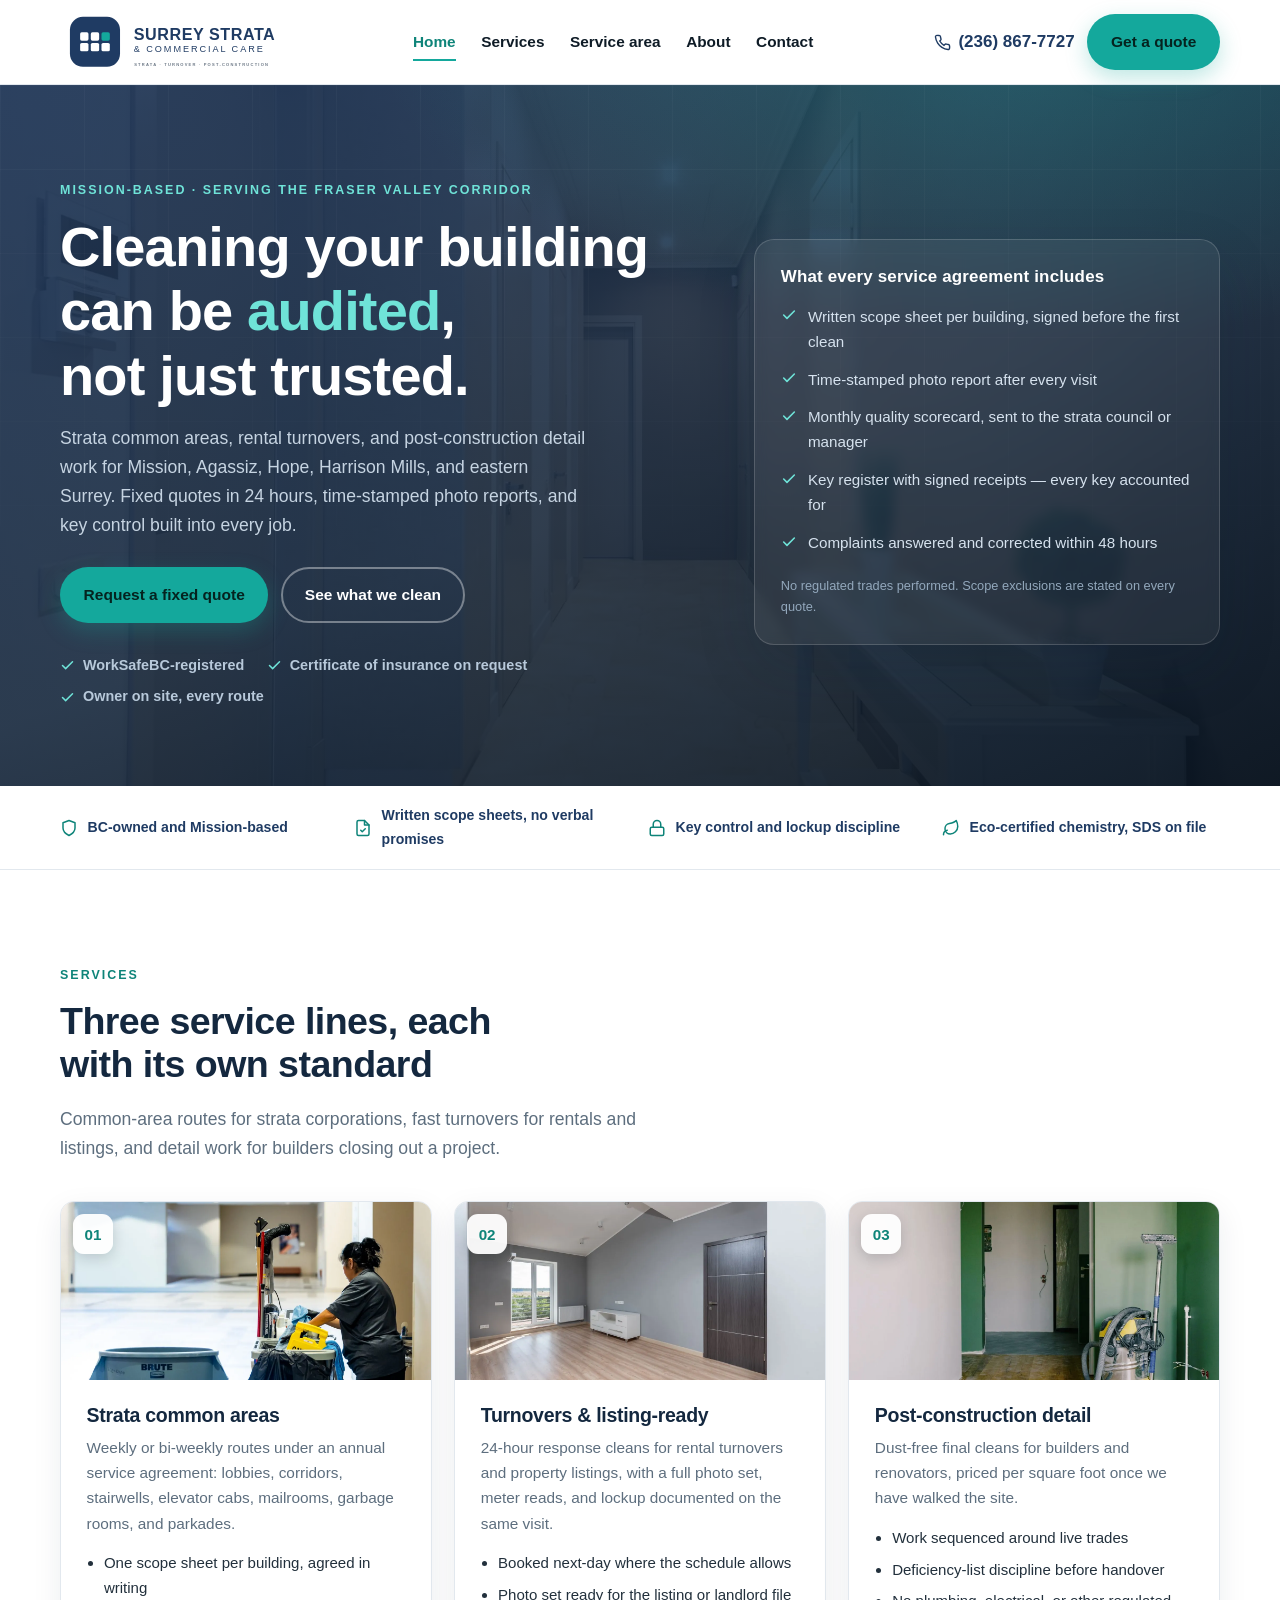
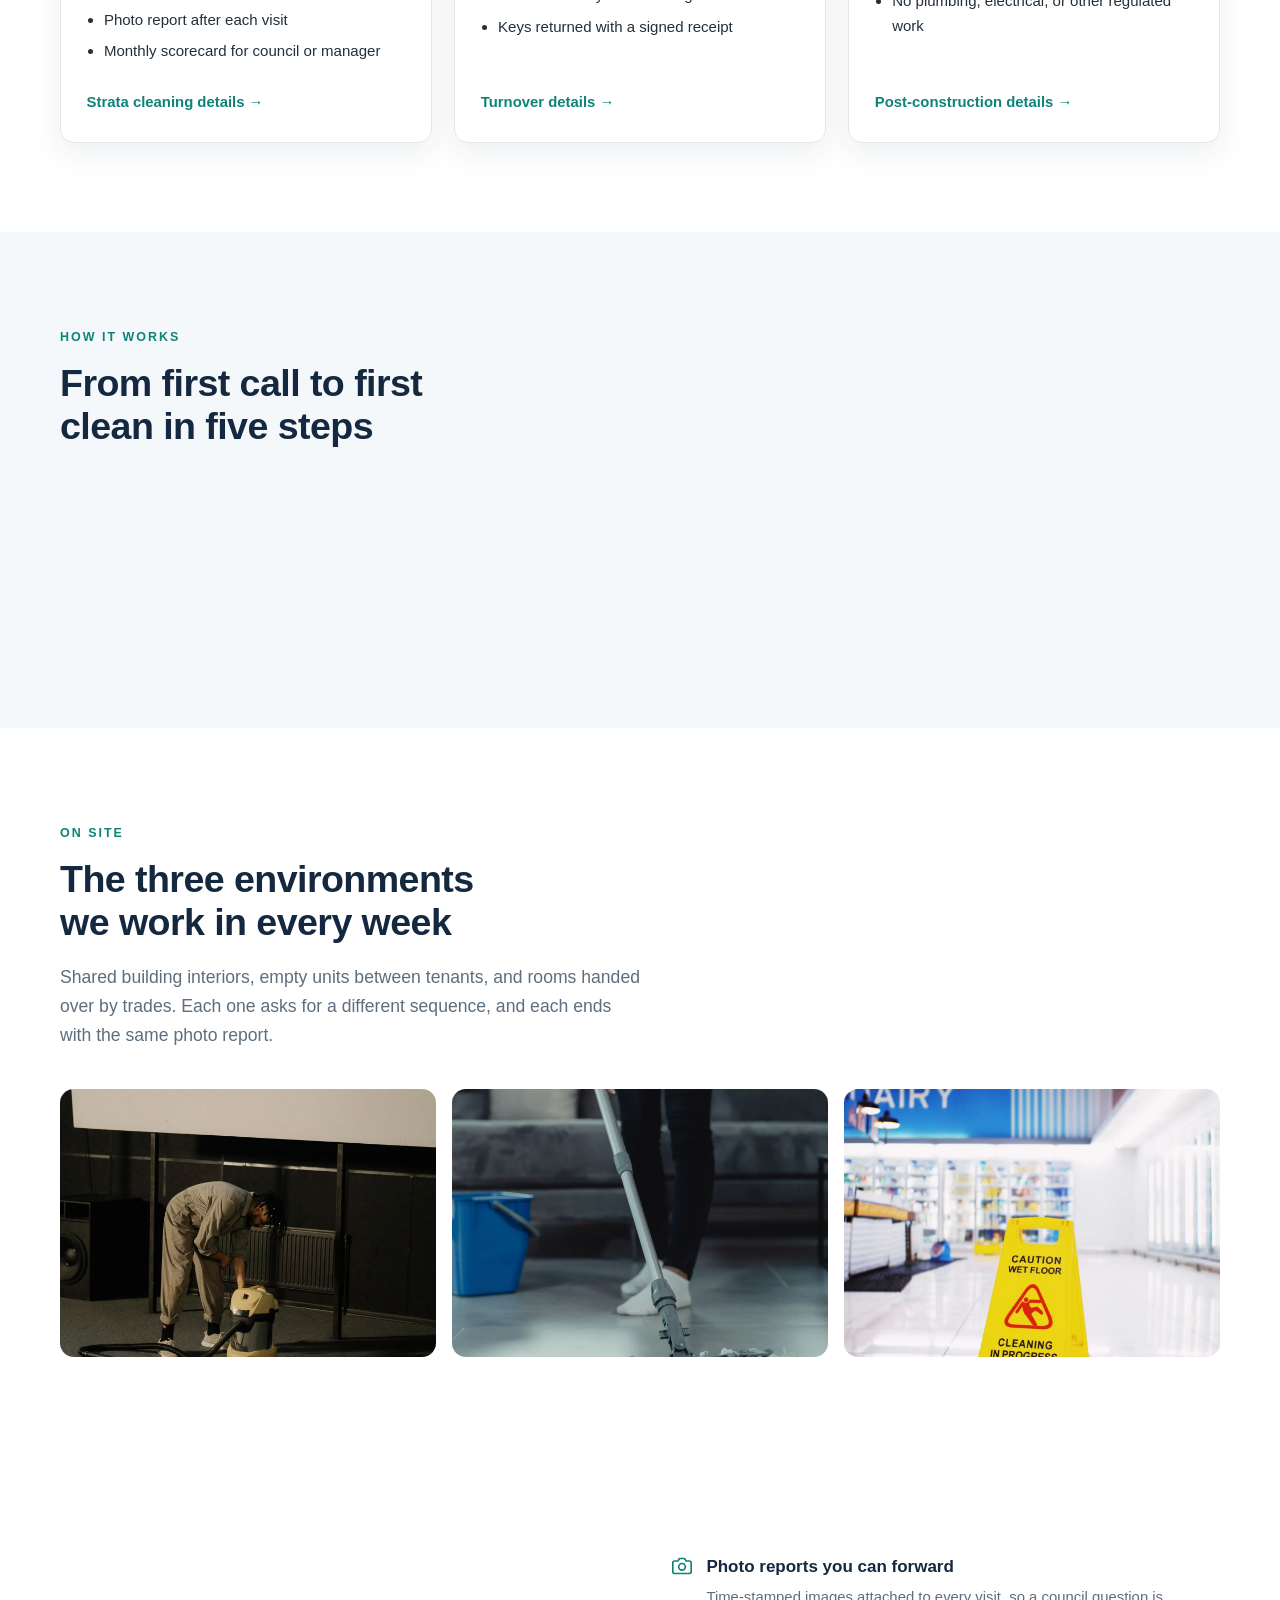
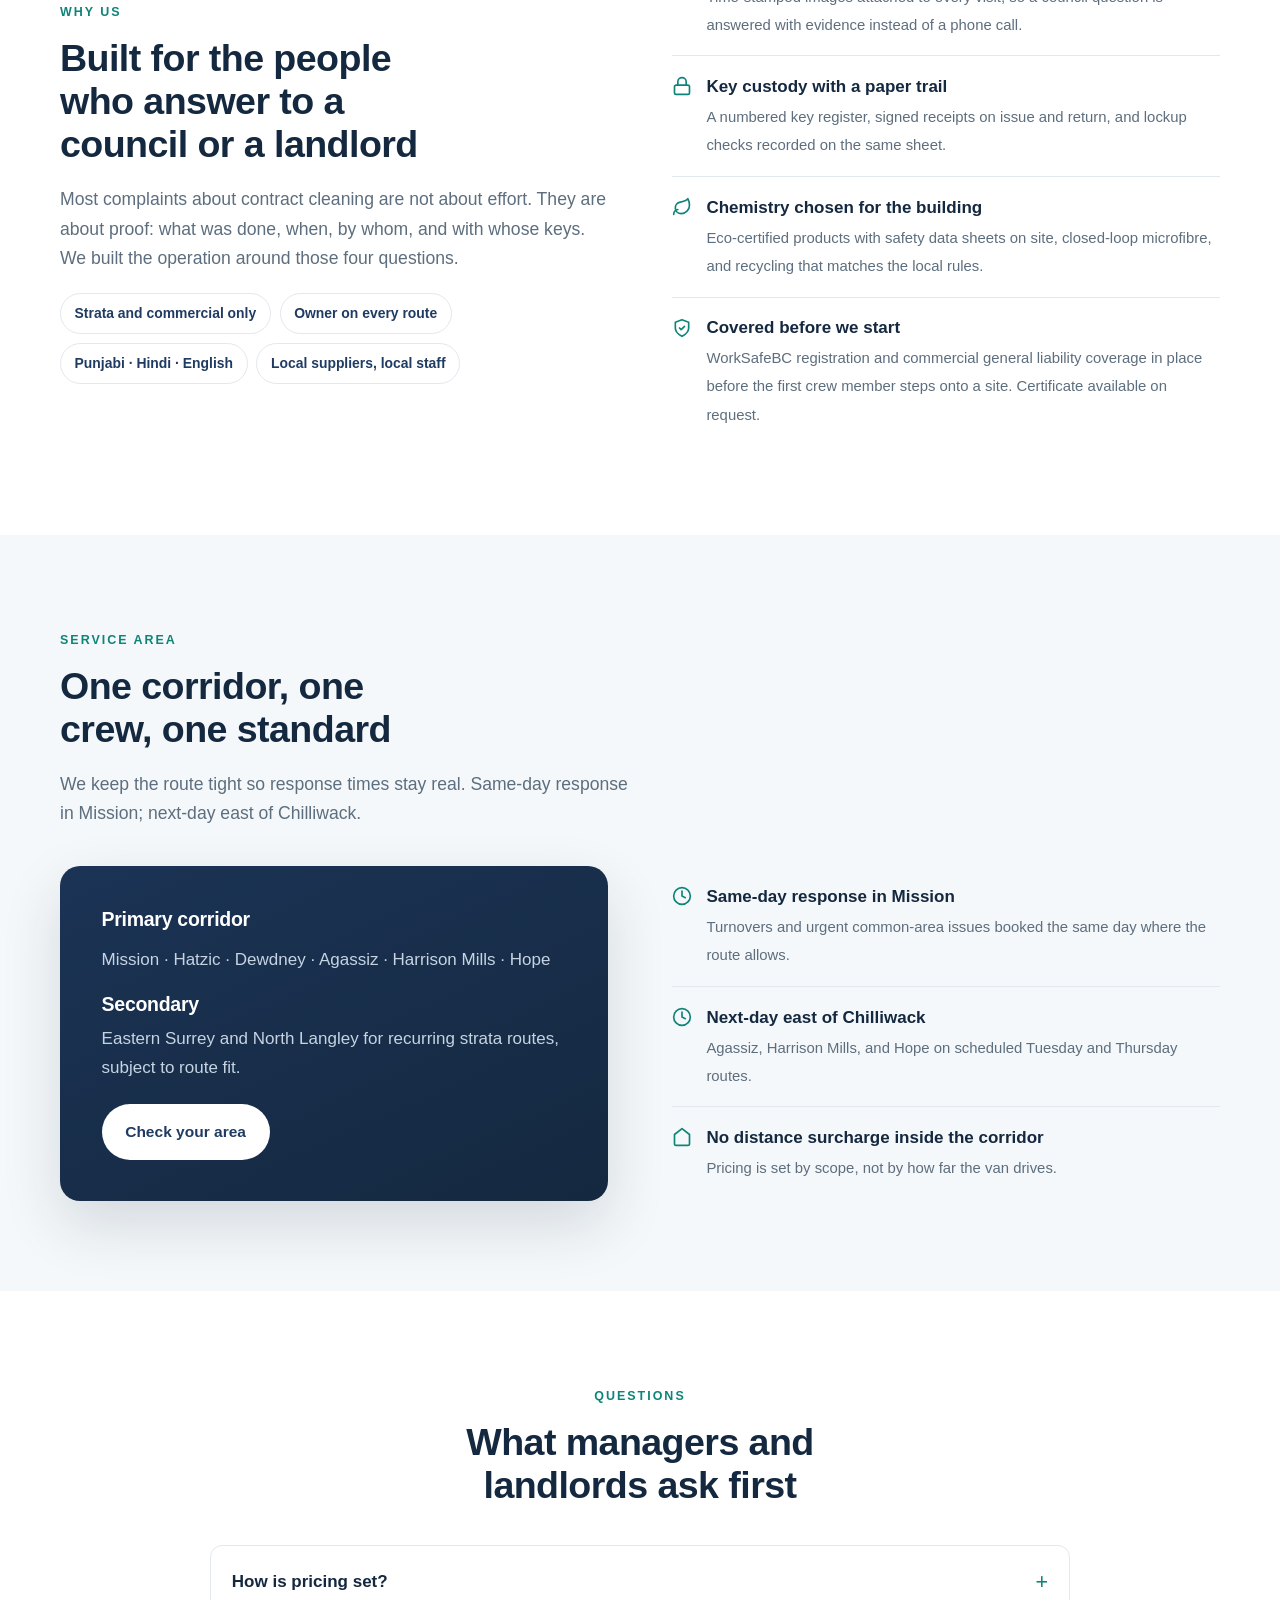
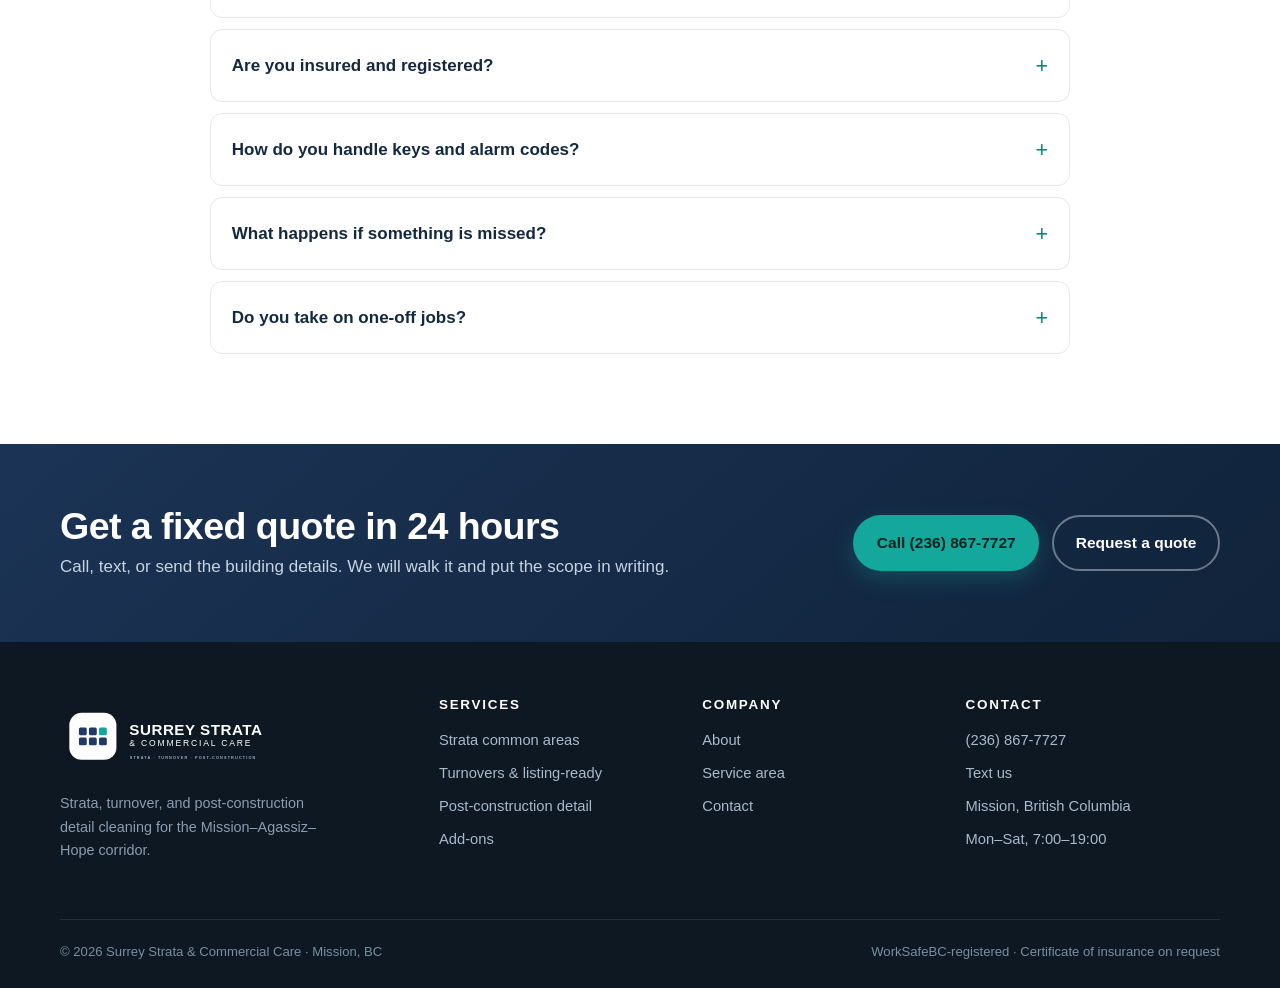
<file: index.html>
<!doctype html>
<html lang="en-CA">
<head>
<meta charset="utf-8">
<meta name="viewport" content="width=device-width, initial-scale=1">
<title>Surrey Strata &amp; Commercial Care | Strata &amp; Commercial Cleaning in Mission, BC</title>
<meta name="description" content="Strata common-area cleaning, rental turnovers, and post-construction detail cleans across Mission, Agassiz, Hope, Harrison Mills, and eastern Surrey. Fixed quotes in 24 hours, photo-documented work, key control built in.">
<link rel="canonical" href="https://surreystratacare.ca/">
<meta name="theme-color" content="#1F3B63">
<meta property="og:type" content="website">
<meta property="og:title" content="Surrey Strata &amp; Commercial Care — Mission, BC">
<meta property="og:description" content="Strata, turnover, and post-construction detail cleaning for the Mission–Agassiz–Hope corridor. Photo-documented, key-controlled, eco-certified chemistry.">
<meta property="og:url" content="https://surreystratacare.ca/">
<meta property="og:image" content="https://surreystratacare.ca/assets/img/logo-horizontal.svg">
<link rel="icon" href="assets/img/favicon.svg" type="image/svg+xml">
<link rel="stylesheet" href="assets/css/site.css">
<script type="application/ld+json">
{
  "@context": "https://schema.org",
  "@type": "ProfessionalService",
  "name": "Surrey Strata & Commercial Care",
  "description": "Strata common-area cleaning, rental turnover and listing-readiness cleans, and post-construction detail cleaning serving Mission, Agassiz, Hope, Harrison Mills and eastern Surrey, British Columbia.",
  "telephone": "+1-236-867-7727",
  "url": "https://surreystratacare.ca/",
  "logo": "https://surreystratacare.ca/assets/img/logo-horizontal.svg",
  "address": { "@type": "PostalAddress", "addressLocality": "Mission", "addressRegion": "BC", "addressCountry": "CA" },
  "areaServed": ["Mission", "Agassiz", "Hope", "Harrison Mills", "Surrey"],
  "openingHoursSpecification": [{
    "@type": "OpeningHoursSpecification",
    "dayOfWeek": ["Monday","Tuesday","Wednesday","Thursday","Friday","Saturday"],
    "opens": "07:00", "closes": "19:00"
  }],
  "makesOffer": [
    { "@type": "Offer", "itemOffered": { "@type": "Service", "name": "Strata common-area cleaning under annual service level agreements" } },
    { "@type": "Offer", "itemOffered": { "@type": "Service", "name": "Rental turnover and listing-readiness cleans with 24-hour response" } },
    { "@type": "Offer", "itemOffered": { "@type": "Service", "name": "Post-construction and deficiency detail cleaning" } }
  ]
}
</script>
</head>
<body>
<a class="skip-link" href="#main">Skip to content</a>

<header class="site-header" id="top">
  <div class="wrap header-inner">
    <a class="brand" href="index.html" aria-label="Surrey Strata and Commercial Care — home">
      <img src="assets/img/logo-horizontal.svg" alt="Surrey Strata &amp; Commercial Care" width="232" height="84">
    </a>
    <nav class="nav" id="site-nav" aria-label="Main">
      <a href="index.html" aria-current="page">Home</a>
      <a href="services.html">Services</a>
      <a href="service-area.html">Service area</a>
      <a href="about.html">About</a>
      <a href="contact.html">Contact</a>
    </nav>
    <div class="header-actions">
      <a class="header-phone" href="tel:+12368677727">
        <svg width="17" height="17" viewBox="0 0 24 24" fill="none" stroke="currentColor" stroke-width="2" stroke-linecap="round" aria-hidden="true"><path d="M22 16.9v3a2 2 0 0 1-2.2 2 19.8 19.8 0 0 1-8.6-3.1 19.5 19.5 0 0 1-6-6A19.8 19.8 0 0 1 2.1 4.2 2 2 0 0 1 4.1 2h3a2 2 0 0 1 2 1.7c.1 1 .4 2 .7 2.9a2 2 0 0 1-.5 2.1L8.1 9.9a16 16 0 0 0 6 6l1.2-1.2a2 2 0 0 1 2.1-.5c.9.3 1.9.6 2.9.7a2 2 0 0 1 1.7 2Z"/></svg>
        (236) 867-7727
      </a>
      <a class="btn btn--primary" href="contact.html">Get a quote</a>
      <button class="nav-toggle" type="button" aria-expanded="false" aria-controls="site-nav" aria-label="Menu">
        <span></span><span></span><span></span>
      </button>
    </div>
  </div>
</header>

<main id="main">
  <section class="hero">
    <div class="wrap hero-inner">
      <div>
        <span class="eyebrow" style="color:#6FE3D8">Mission-based · Serving the Fraser Valley corridor</span>
        <h1>Cleaning your building can be <em>audited</em>, not just trusted.</h1>
        <p class="lede">Strata common areas, rental turnovers, and post-construction detail work for Mission, Agassiz, Hope, Harrison Mills, and eastern Surrey. Fixed quotes in 24 hours, time-stamped photo reports, and key control built into every job.</p>
        <div class="hero-actions">
          <a class="btn btn--primary" href="contact.html">Request a fixed quote</a>
          <a class="btn btn--outline-light" href="services.html">See what we clean</a>
        </div>
        <ul class="hero-proof">
          <li><svg width="15" height="15" viewBox="0 0 24 24" fill="none" stroke="#6FE3D8" stroke-width="2.4" stroke-linecap="round" stroke-linejoin="round" aria-hidden="true"><path d="M20 6 9 17l-5-5"/></svg>WorkSafeBC-registered</li>
          <li><svg width="15" height="15" viewBox="0 0 24 24" fill="none" stroke="#6FE3D8" stroke-width="2.4" stroke-linecap="round" stroke-linejoin="round" aria-hidden="true"><path d="M20 6 9 17l-5-5"/></svg>Certificate of insurance on request</li>
          <li><svg width="15" height="15" viewBox="0 0 24 24" fill="none" stroke="#6FE3D8" stroke-width="2.4" stroke-linecap="round" stroke-linejoin="round" aria-hidden="true"><path d="M20 6 9 17l-5-5"/></svg>Owner on site, every route</li>
        </ul>
      </div>

      <aside class="hero-card" aria-label="What a service agreement includes">
        <h2>What every service agreement includes</h2>
        <ul>
          <li><svg width="16" height="16" viewBox="0 0 24 24" fill="none" stroke="#6FE3D8" stroke-width="2.4" stroke-linecap="round" stroke-linejoin="round" aria-hidden="true"><path d="M20 6 9 17l-5-5"/></svg>Written scope sheet per building, signed before the first clean</li>
          <li><svg width="16" height="16" viewBox="0 0 24 24" fill="none" stroke="#6FE3D8" stroke-width="2.4" stroke-linecap="round" stroke-linejoin="round" aria-hidden="true"><path d="M20 6 9 17l-5-5"/></svg>Time-stamped photo report after every visit</li>
          <li><svg width="16" height="16" viewBox="0 0 24 24" fill="none" stroke="#6FE3D8" stroke-width="2.4" stroke-linecap="round" stroke-linejoin="round" aria-hidden="true"><path d="M20 6 9 17l-5-5"/></svg>Monthly quality scorecard, sent to the strata council or manager</li>
          <li><svg width="16" height="16" viewBox="0 0 24 24" fill="none" stroke="#6FE3D8" stroke-width="2.4" stroke-linecap="round" stroke-linejoin="round" aria-hidden="true"><path d="M20 6 9 17l-5-5"/></svg>Key register with signed receipts — every key accounted for</li>
          <li><svg width="16" height="16" viewBox="0 0 24 24" fill="none" stroke="#6FE3D8" stroke-width="2.4" stroke-linecap="round" stroke-linejoin="round" aria-hidden="true"><path d="M20 6 9 17l-5-5"/></svg>Complaints answered and corrected within 48 hours</li>
        </ul>
        <p class="fine">No regulated trades performed. Scope exclusions are stated on every quote.</p>
      </aside>
    </div>
  </section>

  <div class="trust">
    <div class="wrap trust-inner">
      <div class="trust-item"><svg width="18" height="18" viewBox="0 0 24 24" fill="none" stroke="currentColor" stroke-width="2" stroke-linecap="round" stroke-linejoin="round" aria-hidden="true"><path d="M12 22s8-4 8-10V5l-8-3-8 3v7c0 6 8 10 8 10Z"/></svg>BC-owned and Mission-based</div>
      <div class="trust-item"><svg width="18" height="18" viewBox="0 0 24 24" fill="none" stroke="currentColor" stroke-width="2" stroke-linecap="round" stroke-linejoin="round" aria-hidden="true"><path d="M14 2H6a2 2 0 0 0-2 2v16a2 2 0 0 0 2 2h12a2 2 0 0 0 2-2V8Z"/><path d="M14 2v6h6"/><path d="m9 15 2 2 4-4"/></svg>Written scope sheets, no verbal promises</div>
      <div class="trust-item"><svg width="18" height="18" viewBox="0 0 24 24" fill="none" stroke="currentColor" stroke-width="2" stroke-linecap="round" stroke-linejoin="round" aria-hidden="true"><rect x="3" y="11" width="18" height="11" rx="2"/><path d="M7 11V7a5 5 0 0 1 10 0v4"/></svg>Key control and lockup discipline</div>
      <div class="trust-item"><svg width="18" height="18" viewBox="0 0 24 24" fill="none" stroke="currentColor" stroke-width="2" stroke-linecap="round" stroke-linejoin="round" aria-hidden="true"><path d="M11 20A7 7 0 0 1 9.8 6.1C15.5 5 17 4.5 19 2c1 2 2 4.2 2 8 0 5.5-4.8 10-10 10Z"/><path d="M2 21c0-3 1.9-5.4 5-6"/></svg>Eco-certified chemistry, SDS on file</div>
    </div>
  </div>

  <section class="section" aria-labelledby="services-title">
    <div class="wrap">
      <div class="section-head">
        <span class="eyebrow">Services</span>
        <h2 id="services-title">Three service lines, each with its own standard</h2>
        <p class="lede">Common-area routes for strata corporations, fast turnovers for rentals and listings, and detail work for builders closing out a project.</p>
      </div>
      <div class="grid-3">
        <article class="card card--media reveal">
          <div class="card-media">
            <picture><source srcset="assets/img/photos/strata-hallway.webp" type="image/webp"><img src="assets/img/photos/strata-hallway.jpg" alt="Cleaning cart in a strata common-area hallway" width="1400" height="2100"></picture>
            <span class="card-num">01</span>
          </div>
          <div class="card-body">
            <h3>Strata common areas</h3>
          <p>Weekly or bi-weekly routes under an annual service agreement: lobbies, corridors, stairwells, elevator cabs, mailrooms, garbage rooms, and parkades.</p>
          <ul>
            <li>One scope sheet per building, agreed in writing</li>
            <li>Photo report after each visit</li>
            <li>Monthly scorecard for council or manager</li>
          </ul>
          <a class="card-link" href="services.html#strata">Strata cleaning details →</a>
          </div>
        </article>
        <article class="card card--media reveal">
          <div class="card-media">
            <picture><source srcset="assets/img/photos/turnover-interior.webp" type="image/webp"><img src="assets/img/photos/turnover-interior.jpg" alt="Bright, freshly cleaned apartment interior" width="1400" height="934"></picture>
            <span class="card-num">02</span>
          </div>
          <div class="card-body">
            <h3>Turnovers &amp; listing-ready</h3>
          <p>24-hour response cleans for rental turnovers and property listings, with a full photo set, meter reads, and lockup documented on the same visit.</p>
          <ul>
            <li>Booked next-day where the schedule allows</li>
            <li>Photo set ready for the listing or landlord file</li>
            <li>Keys returned with a signed receipt</li>
          </ul>
          <a class="card-link" href="services.html#turnover">Turnover details →</a>
          </div>
        </article>
        <article class="card card--media reveal">
          <div class="card-media">
            <picture><source srcset="assets/img/photos/postcon-parquet.webp" type="image/webp"><img src="assets/img/photos/postcon-parquet.jpg" alt="Industrial vacuum in a room under renovation" width="1400" height="934"></picture>
            <span class="card-num">03</span>
          </div>
          <div class="card-body">
            <h3>Post-construction detail</h3>
          <p>Dust-free final cleans for builders and renovators, priced per square foot once we have walked the site.</p>
          <ul>
            <li>Work sequenced around live trades</li>
            <li>Deficiency-list discipline before handover</li>
            <li>No plumbing, electrical, or other regulated work</li>
          </ul>
          <a class="card-link" href="services.html#post-construction">Post-construction details →</a>
          </div>
        </article>
      </div>
    </div>
  </section>

  <section class="section section--mist" aria-labelledby="how-title">
    <div class="wrap">
      <div class="section-head">
        <span class="eyebrow">How it works</span>
        <h2 id="how-title">From first call to first clean in five steps</h2>
      </div>
      <div class="steps">
        <div class="step reveal"><strong>Walk and scope</strong><p>We walk the building with you or the manager and write the scope sheet on site.</p></div>
        <div class="step reveal"><strong>Fixed quote</strong><p>A written, fixed price within 24 hours of the walk. No hourly surprises.</p></div>
        <div class="step reveal"><strong>Documented clean</strong><p>Every visit ends with a time-stamped photo report to your inbox.</p></div>
        <div class="step reveal"><strong>Monthly review</strong><p>A scorecard scores the month against the scope sheet, so renewal is a fact-based decision.</p></div>
        <div class="step reveal"><strong>Fast correction</strong><p>Anything missed is corrected within 48 hours of being reported.</p></div>
      </div>
    </div>
  </section>


  <section class="section" aria-labelledby="onsite-title">
    <div class="wrap">
      <div class="section-head">
        <span class="eyebrow">On site</span>
        <h2 id="onsite-title">The three environments we work in every week</h2>
        <p class="lede">Shared building interiors, empty units between tenants, and rooms handed over by trades. Each one asks for a different sequence, and each ends with the same photo report.</p>
      </div>
      <div class="gallery">
        <figure><picture><source srcset="assets/img/photos/vacuum-auditorium.webp" type="image/webp"><img src="assets/img/photos/vacuum-auditorium.jpg" alt="Cleaning a large common-area floor with an industrial vacuum" width="1400" height="2100" loading="lazy"></picture></figure>
        <figure><picture><source srcset="assets/img/photos/detail-mopping.webp" type="image/webp"><img src="assets/img/photos/detail-mopping.jpg" alt="Mopping a tiled interior floor" width="1400" height="2100" loading="lazy"></picture></figure>
        <figure><picture><source srcset="assets/img/photos/detail-wetsign.webp" type="image/webp"><img src="assets/img/photos/detail-wetsign.jpg" alt="Wet floor sign in a freshly cleaned commercial space" width="1200" height="1800" loading="lazy"></picture></figure>
      </div>
    </div>
  </section>

  <section class="section" aria-labelledby="why-title">
    <div class="wrap split">
      <div>
        <span class="eyebrow">Why us</span>
        <h2 id="why-title">Built for the people who answer to a council or a landlord</h2>
        <p class="lede">Most complaints about contract cleaning are not about effort. They are about proof: what was done, when, by whom, and with whose keys. We built the operation around those four questions.</p>
        <div class="pill-row">
          <span class="pill">Strata and commercial only</span>
          <span class="pill">Owner on every route</span>
          <span class="pill">Punjabi · Hindi · English</span>
          <span class="pill">Local suppliers, local staff</span>
        </div>
      </div>
      <ul class="feature-list">
        <li>
          <svg width="20" height="20" viewBox="0 0 24 24" fill="none" stroke="currentColor" stroke-width="2" stroke-linecap="round" stroke-linejoin="round" aria-hidden="true"><path d="M23 19a2 2 0 0 1-2 2H3a2 2 0 0 1-2-2V8a2 2 0 0 1 2-2h4l2-3h6l2 3h4a2 2 0 0 1 2 2Z"/><circle cx="12" cy="13" r="4"/></svg>
          <div><strong>Photo reports you can forward</strong><span>Time-stamped images attached to every visit, so a council question is answered with evidence instead of a phone call.</span></div>
        </li>
        <li>
          <svg width="20" height="20" viewBox="0 0 24 24" fill="none" stroke="currentColor" stroke-width="2" stroke-linecap="round" stroke-linejoin="round" aria-hidden="true"><rect x="3" y="11" width="18" height="11" rx="2"/><path d="M7 11V7a5 5 0 0 1 10 0v4"/></svg>
          <div><strong>Key custody with a paper trail</strong><span>A numbered key register, signed receipts on issue and return, and lockup checks recorded on the same sheet.</span></div>
        </li>
        <li>
          <svg width="20" height="20" viewBox="0 0 24 24" fill="none" stroke="currentColor" stroke-width="2" stroke-linecap="round" stroke-linejoin="round" aria-hidden="true"><path d="M11 20A7 7 0 0 1 9.8 6.1C15.5 5 17 4.5 19 2c1 2 2 4.2 2 8 0 5.5-4.8 10-10 10Z"/><path d="M2 21c0-3 1.9-5.4 5-6"/></svg>
          <div><strong>Chemistry chosen for the building</strong><span>Eco-certified products with safety data sheets on site, closed-loop microfibre, and recycling that matches the local rules.</span></div>
        </li>
        <li>
          <svg width="20" height="20" viewBox="0 0 24 24" fill="none" stroke="currentColor" stroke-width="2" stroke-linecap="round" stroke-linejoin="round" aria-hidden="true"><path d="M12 22s8-4 8-10V5l-8-3-8 3v7c0 6 8 10 8 10Z"/><path d="m9 12 2 2 4-4"/></svg>
          <div><strong>Covered before we start</strong><span>WorkSafeBC registration and commercial general liability coverage in place before the first crew member steps onto a site. Certificate available on request.</span></div>
        </li>
      </ul>
    </div>
  </section>

  <section class="section section--mist" aria-labelledby="area-title">
    <div class="wrap">
      <div class="section-head">
        <span class="eyebrow">Service area</span>
        <h2 id="area-title">One corridor, one crew, one standard</h2>
        <p class="lede">We keep the route tight so response times stay real. Same-day response in Mission; next-day east of Chilliwack.</p>
      </div>
      <div class="split" style="align-items:start">
        <div class="panel reveal">
          <h3 style="margin-bottom:1rem">Primary corridor</h3>
          <p style="margin-bottom:1.2rem">Mission · Hatzic · Dewdney · Agassiz · Harrison Mills · Hope</p>
          <h3 style="margin-bottom:.6rem">Secondary</h3>
          <p style="margin-bottom:1.4rem">Eastern Surrey and North Langley for recurring strata routes, subject to route fit.</p>
          <a class="btn btn--light" href="service-area.html">Check your area</a>
        </div>
        <div>
          <ul class="feature-list">
            <li><svg width="20" height="20" viewBox="0 0 24 24" fill="none" stroke="currentColor" stroke-width="2" stroke-linecap="round" stroke-linejoin="round" aria-hidden="true"><circle cx="12" cy="12" r="10"/><path d="M12 6v6l4 2"/></svg><div><strong>Same-day response in Mission</strong><span>Turnovers and urgent common-area issues booked the same day where the route allows.</span></div></li>
            <li><svg width="20" height="20" viewBox="0 0 24 24" fill="none" stroke="currentColor" stroke-width="2" stroke-linecap="round" stroke-linejoin="round" aria-hidden="true"><circle cx="12" cy="12" r="10"/><path d="M12 6v6l4 2"/></svg><div><strong>Next-day east of Chilliwack</strong><span>Agassiz, Harrison Mills, and Hope on scheduled Tuesday and Thursday routes.</span></div></li>
            <li><svg width="20" height="20" viewBox="0 0 24 24" fill="none" stroke="currentColor" stroke-width="2" stroke-linecap="round" stroke-linejoin="round" aria-hidden="true"><path d="M3 9l9-7 9 7v11a2 2 0 0 1-2 2H5a2 2 0 0 1-2-2Z"/></svg><div><strong>No distance surcharge inside the corridor</strong><span>Pricing is set by scope, not by how far the van drives.</span></div></li>
          </ul>
        </div>
      </div>
    </div>
  </section>

  <section class="section" aria-labelledby="faq-title">
    <div class="wrap">
      <div class="section-head center">
        <span class="eyebrow">Questions</span>
        <h2 id="faq-title">What managers and landlords ask first</h2>
      </div>
      <div class="faq">
        <details class="faq-item">
          <summary>How is pricing set?</summary>
          <div class="faq-body"><p>By scope, not by the hour. We walk the building, write a scope sheet with you, and return a fixed monthly price for recurring work or a fixed per-visit price for turnovers and post-construction. The quote is valid for 90 days.</p></div>
        </details>
        <details class="faq-item">
          <summary>Are you insured and registered?</summary>
          <div class="faq-body"><p>Yes. WorkSafeBC registration and commercial general liability coverage are in place before the first crew member works on a site. A certificate of insurance is available on request for your file.</p></div>
        </details>
        <details class="faq-item">
          <summary>How do you handle keys and alarm codes?</summary>
          <div class="faq-body"><p>Every key and fob is entered in a numbered register, issued against a signed receipt, and returned the same way when the contract ends. Alarm codes are held by the owner and the assigned lead only, and lockup is recorded on the visit sheet.</p></div>
        </details>
        <details class="faq-item">
          <summary>What happens if something is missed?</summary>
          <div class="faq-body"><p>Report it and it is corrected within 48 hours at no charge. The monthly scorecard tracks corrections so the same item does not keep recurring without a change to the scope or the route.</p></div>
        </details>
        <details class="faq-item">
          <summary>Do you take on one-off jobs?</summary>
          <div class="faq-body"><p>Yes — turnovers, move-outs, and post-construction cleans are quoted per job. Recurring strata and small-office routes are quoted as annual agreements with monthly billing.</p></div>
        </details>
      </div>
    </div>
  </section>

  <section class="cta-band">
    <div class="wrap">
      <div>
        <h2>Get a fixed quote in 24 hours</h2>
        <p>Call, text, or send the building details. We will walk it and put the scope in writing.</p>
      </div>
      <div class="cta-actions">
        <a class="btn btn--primary" href="tel:+12368677727">Call (236) 867-7727</a>
        <a class="btn btn--outline-light" href="contact.html">Request a quote</a>
      </div>
    </div>
  </section>
</main>

<footer class="site-footer">
  <div class="wrap">
    <div class="footer-grid">
      <div class="footer-brand">
        <img src="assets/img/logo-reverse.svg" alt="Surrey Strata &amp; Commercial Care" width="218">
        <p>Strata, turnover, and post-construction detail cleaning for the Mission–Agassiz–Hope corridor.</p>
      </div>
      <div>
        <h3>Services</h3>
        <ul>
          <li><a href="services.html#strata">Strata common areas</a></li>
          <li><a href="services.html#turnover">Turnovers &amp; listing-ready</a></li>
          <li><a href="services.html#post-construction">Post-construction detail</a></li>
          <li><a href="services.html#addons">Add-ons</a></li>
        </ul>
      </div>
      <div>
        <h3>Company</h3>
        <ul>
          <li><a href="about.html">About</a></li>
          <li><a href="service-area.html">Service area</a></li>
          <li><a href="contact.html">Contact</a></li>
        </ul>
      </div>
      <div>
        <h3>Contact</h3>
        <ul>
          <li><a href="tel:+12368677727">(236) 867-7727</a></li>
          <li><a href="sms:+12368677727">Text us</a></li>
          <li>Mission, British Columbia</li>
          <li>Mon–Sat, 7:00–19:00</li>
        </ul>
      </div>
    </div>
    <div class="footer-bottom">
      <span>© 2026 Surrey Strata &amp; Commercial Care · Mission, BC</span>
      <span>WorkSafeBC-registered · Certificate of insurance on request</span>
    </div>
  </div>
</footer>

<script src="assets/js/site.js" defer></script>
</body>
</html>
</file>
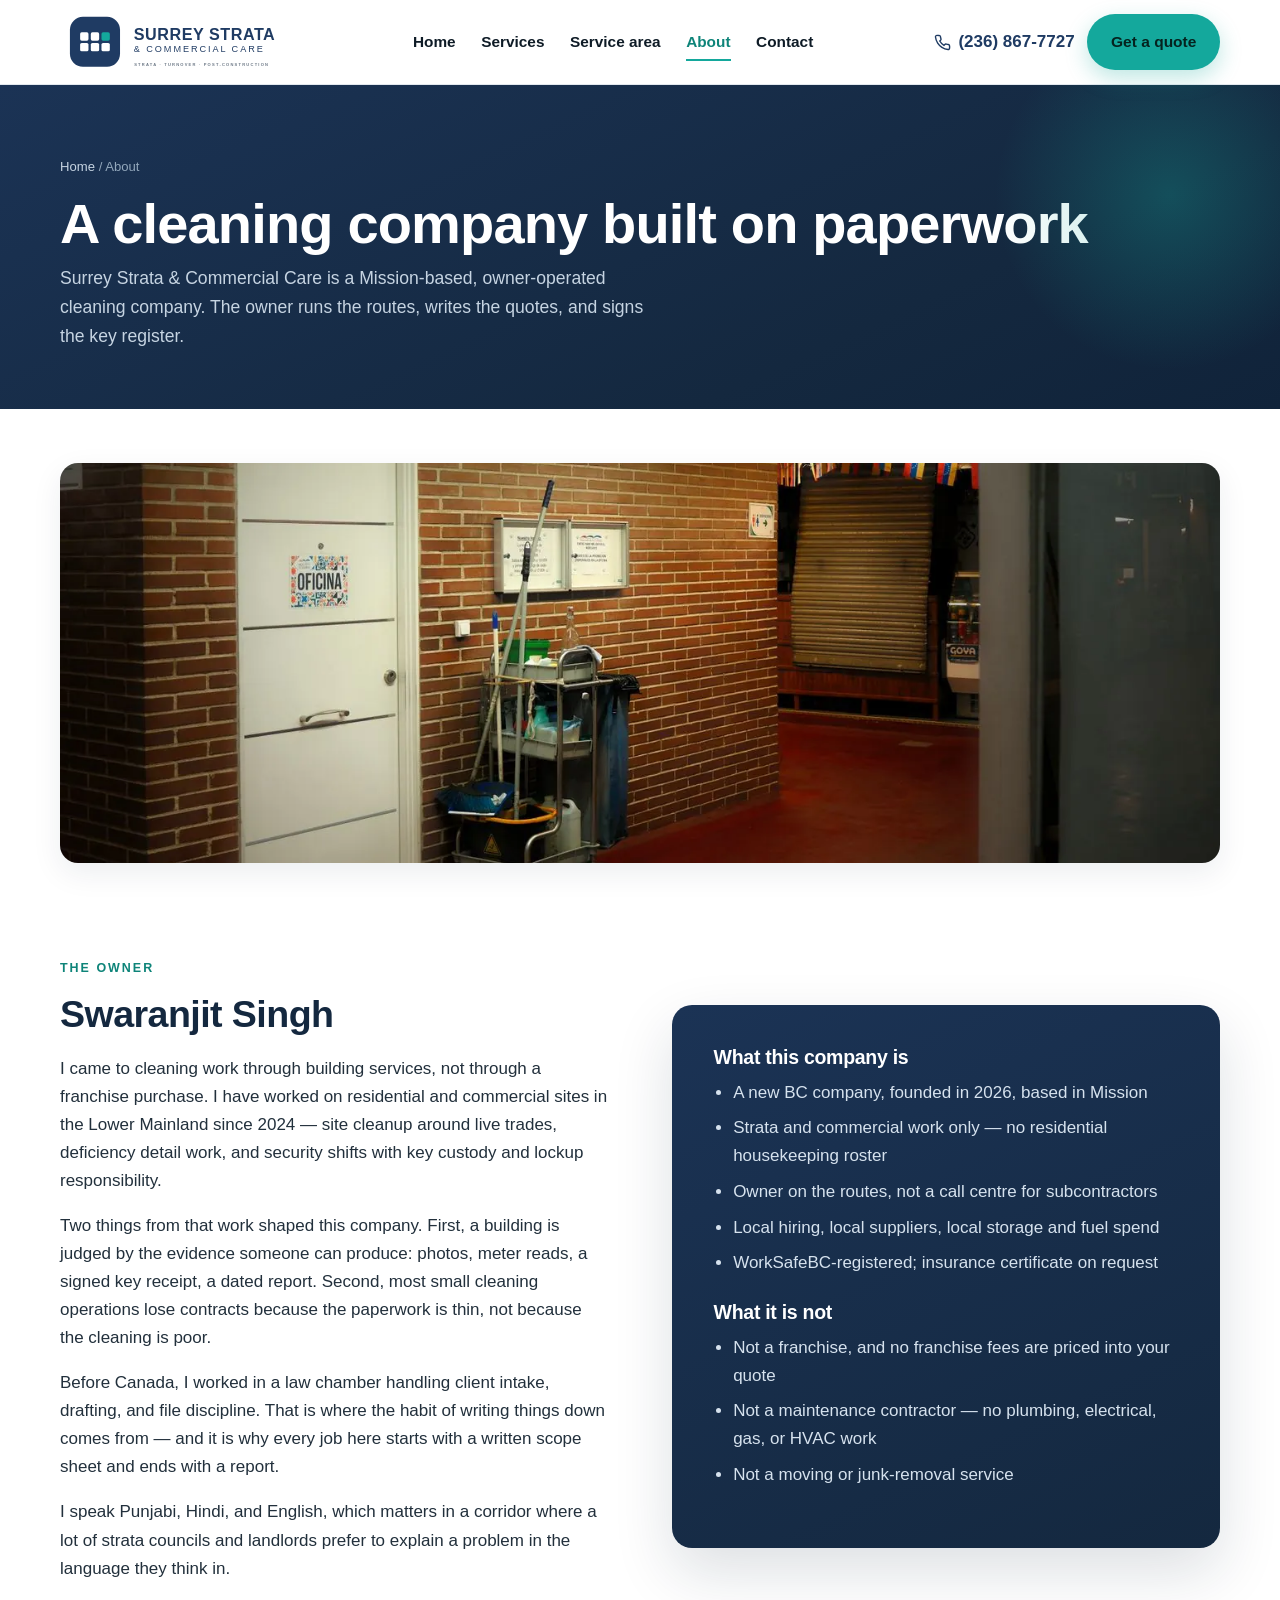
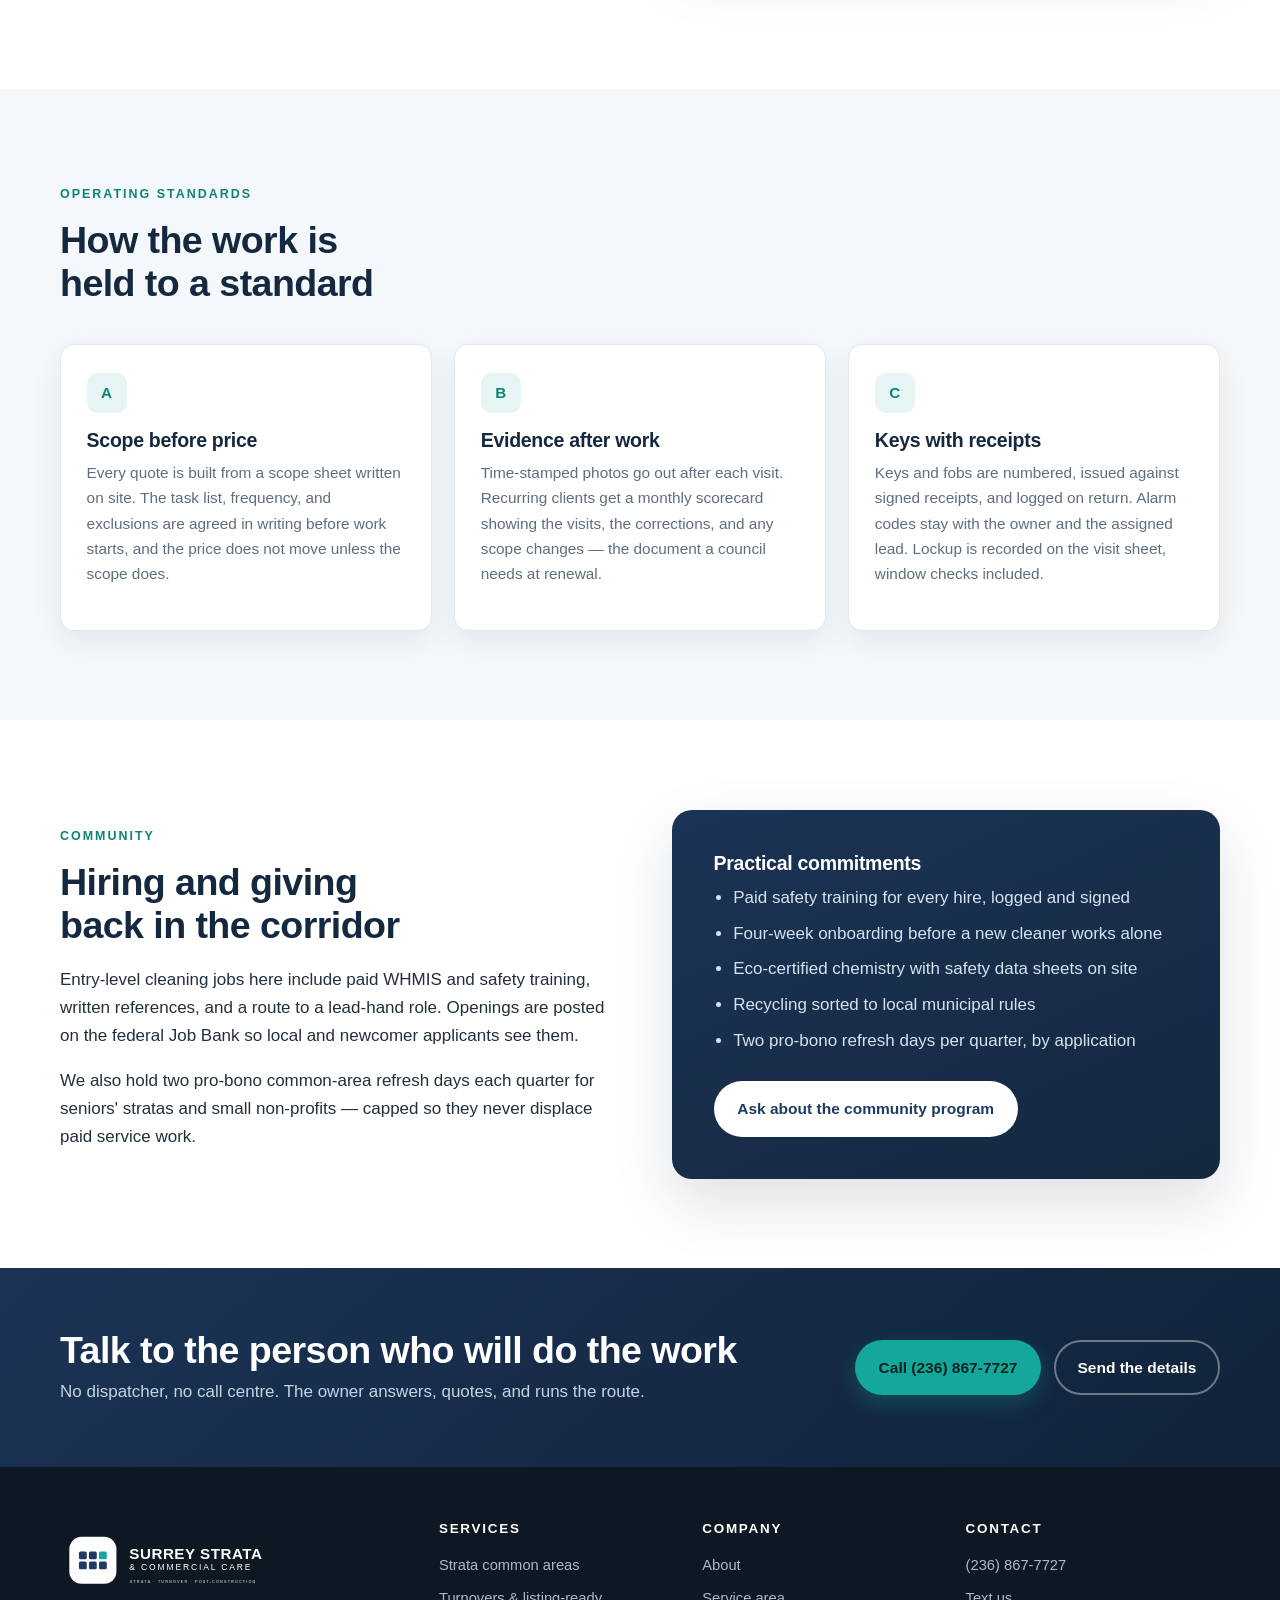
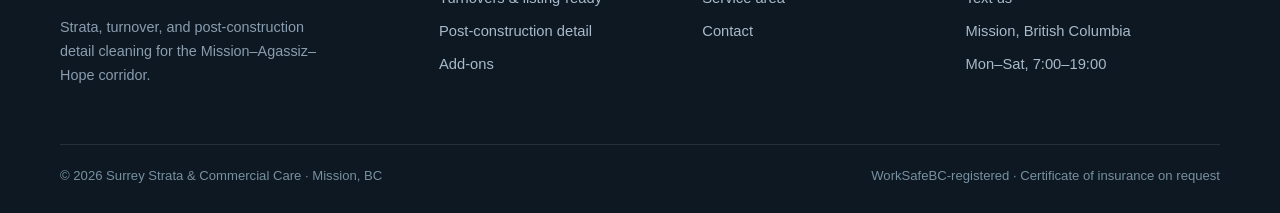
<file: about.html>
<!doctype html>
<html lang="en-CA">
<head>
<meta charset="utf-8">
<meta name="viewport" content="width=device-width, initial-scale=1">
<title>About — Surrey Strata &amp; Commercial Care, Mission BC</title>
<meta name="description" content="A Mission-based cleaning company built around documented work: written scope sheets, photo reports, key control, and a monthly scorecard. Owner-operated, BC-owned, serving the Fraser Valley corridor.">
<link rel="canonical" href="https://surreystratacare.ca/about.html">
<meta name="theme-color" content="#1F3B63">
<meta property="og:type" content="website">
<meta property="og:title" content="About — Surrey Strata &amp; Commercial Care">
<meta property="og:description" content="Owner-operated strata and commercial cleaning from a Mission base, with documentation standards built in.">
<meta property="og:url" content="https://surreystratacare.ca/about.html">
<link rel="icon" href="assets/img/favicon.svg" type="image/svg+xml">
<link rel="stylesheet" href="assets/css/site.css">
</head>
<body>
<a class="skip-link" href="#main">Skip to content</a>

<header class="site-header" id="top">
  <div class="wrap header-inner">
    <a class="brand" href="index.html" aria-label="Surrey Strata and Commercial Care — home">
      <img src="assets/img/logo-horizontal.svg" alt="Surrey Strata &amp; Commercial Care" width="232" height="84">
    </a>
    <nav class="nav" id="site-nav" aria-label="Main">
      <a href="index.html">Home</a>
      <a href="services.html">Services</a>
      <a href="service-area.html">Service area</a>
      <a href="about.html" aria-current="page">About</a>
      <a href="contact.html">Contact</a>
    </nav>
    <div class="header-actions">
      <a class="header-phone" href="tel:+12368677727">
        <svg width="17" height="17" viewBox="0 0 24 24" fill="none" stroke="currentColor" stroke-width="2" stroke-linecap="round" aria-hidden="true"><path d="M22 16.9v3a2 2 0 0 1-2.2 2 19.8 19.8 0 0 1-8.6-3.1 19.5 19.5 0 0 1-6-6A19.8 19.8 0 0 1 2.1 4.2 2 2 0 0 1 4.1 2h3a2 2 0 0 1 2 1.7c.1 1 .4 2 .7 2.9a2 2 0 0 1-.5 2.1L8.1 9.9a16 16 0 0 0 6 6l1.2-1.2a2 2 0 0 1 2.1-.5c.9.3 1.9.6 2.9.7a2 2 0 0 1 1.7 2Z"/></svg>
        (236) 867-7727
      </a>
      <a class="btn btn--primary" href="contact.html">Get a quote</a>
      <button class="nav-toggle" type="button" aria-expanded="false" aria-controls="site-nav" aria-label="Menu">
        <span></span><span></span><span></span>
      </button>
    </div>
  </div>
</header>

<main id="main">
  <section class="page-head">
    <div class="wrap">
      <div class="crumbs"><a href="index.html">Home</a> / About</div>
      <h1>A cleaning company built on paperwork</h1>
      <p class="lede">Surrey Strata &amp; Commercial Care is a Mission-based, owner-operated cleaning company. The owner runs the routes, writes the quotes, and signs the key register.</p>
    </div>
  </section>

  <section class="photo-band">
    <div class="wrap">
      <picture><source srcset="assets/img/photos/about-cart.webp" type="image/webp"><img src="assets/img/photos/about-cart.jpg" alt="Cleaning cart and supplies in a commercial hallway" width="1400" height="933" loading="lazy"></picture>
    </div>
  </section>

  <section class="section" aria-labelledby="story-title">
    <div class="wrap split">
      <div>
        <span class="eyebrow">The owner</span>
        <h2 id="story-title">Swaranjit Singh</h2>
        <p>I came to cleaning work through building services, not through a franchise purchase. I have worked on residential and commercial sites in the Lower Mainland since 2024 — site cleanup around live trades, deficiency detail work, and security shifts with key custody and lockup responsibility.</p>
        <p>Two things from that work shaped this company. First, a building is judged by the evidence someone can produce: photos, meter reads, a signed key receipt, a dated report. Second, most small cleaning operations lose contracts because the paperwork is thin, not because the cleaning is poor.</p>
        <p>Before Canada, I worked in a law chamber handling client intake, drafting, and file discipline. That is where the habit of writing things down comes from — and it is why every job here starts with a written scope sheet and ends with a report.</p>
        <p>I speak Punjabi, Hindi, and English, which matters in a corridor where a lot of strata councils and landlords prefer to explain a problem in the language they think in.</p>
      </div>
      <div class="panel">
        <h3>What this company is</h3>
        <ul style="color:#D6E2EE">
          <li>A new BC company, founded in 2026, based in Mission</li>
          <li>Strata and commercial work only — no residential housekeeping roster</li>
          <li>Owner on the routes, not a call centre for subcontractors</li>
          <li>Local hiring, local suppliers, local storage and fuel spend</li>
          <li>WorkSafeBC-registered; insurance certificate on request</li>
        </ul>
        <h3 style="margin-top:1.5rem">What it is not</h3>
        <ul style="color:#D6E2EE">
          <li>Not a franchise, and no franchise fees are priced into your quote</li>
          <li>Not a maintenance contractor — no plumbing, electrical, gas, or HVAC work</li>
          <li>Not a moving or junk-removal service</li>
        </ul>
      </div>
    </div>
  </section>

  <section class="section section--mist" aria-labelledby="standards-title">
    <div class="wrap">
      <div class="section-head">
        <span class="eyebrow">Operating standards</span>
        <h2 id="standards-title">How the work is held to a standard</h2>
      </div>
      <div class="grid-3">
        <div class="card reveal">
          <span class="card-num">A</span>
          <h3>Scope before price</h3>
          <p>Every quote is built from a scope sheet written on site. The task list, frequency, and exclusions are agreed in writing before work starts, and the price does not move unless the scope does.</p>
        </div>
        <div class="card reveal">
          <span class="card-num">B</span>
          <h3>Evidence after work</h3>
          <p>Time-stamped photos go out after each visit. Recurring clients get a monthly scorecard showing the visits, the corrections, and any scope changes — the document a council needs at renewal.</p>
        </div>
        <div class="card reveal">
          <span class="card-num">C</span>
          <h3>Keys with receipts</h3>
          <p>Keys and fobs are numbered, issued against signed receipts, and logged on return. Alarm codes stay with the owner and the assigned lead. Lockup is recorded on the visit sheet, window checks included.</p>
        </div>
      </div>
    </div>
  </section>

  <section class="section" aria-labelledby="community-title">
    <div class="wrap split">
      <div>
        <span class="eyebrow">Community</span>
        <h2 id="community-title">Hiring and giving back in the corridor</h2>
        <p>Entry-level cleaning jobs here include paid WHMIS and safety training, written references, and a route to a lead-hand role. Openings are posted on the federal Job Bank so local and newcomer applicants see them.</p>
        <p>We also hold two pro-bono common-area refresh days each quarter for seniors' stratas and small non-profits — capped so they never displace paid service work.</p>
      </div>
      <div class="panel">
        <h3>Practical commitments</h3>
        <ul style="color:#D6E2EE">
          <li>Paid safety training for every hire, logged and signed</li>
          <li>Four-week onboarding before a new cleaner works alone</li>
          <li>Eco-certified chemistry with safety data sheets on site</li>
          <li>Recycling sorted to local municipal rules</li>
          <li>Two pro-bono refresh days per quarter, by application</li>
        </ul>
        <a class="btn btn--light" href="contact.html" style="margin-top:.6rem">Ask about the community program</a>
      </div>
    </div>
  </section>

  <section class="cta-band">
    <div class="wrap">
      <div>
        <h2>Talk to the person who will do the work</h2>
        <p>No dispatcher, no call centre. The owner answers, quotes, and runs the route.</p>
      </div>
      <div class="cta-actions">
        <a class="btn btn--primary" href="tel:+12368677727">Call (236) 867-7727</a>
        <a class="btn btn--outline-light" href="contact.html">Send the details</a>
      </div>
    </div>
  </section>
</main>

<footer class="site-footer">
  <div class="wrap">
    <div class="footer-grid">
      <div class="footer-brand">
        <img src="assets/img/logo-reverse.svg" alt="Surrey Strata &amp; Commercial Care" width="218">
        <p>Strata, turnover, and post-construction detail cleaning for the Mission–Agassiz–Hope corridor.</p>
      </div>
      <div>
        <h3>Services</h3>
        <ul>
          <li><a href="services.html#strata">Strata common areas</a></li>
          <li><a href="services.html#turnover">Turnovers &amp; listing-ready</a></li>
          <li><a href="services.html#post-construction">Post-construction detail</a></li>
          <li><a href="services.html#addons">Add-ons</a></li>
        </ul>
      </div>
      <div>
        <h3>Company</h3>
        <ul>
          <li><a href="about.html">About</a></li>
          <li><a href="service-area.html">Service area</a></li>
          <li><a href="contact.html">Contact</a></li>
        </ul>
      </div>
      <div>
        <h3>Contact</h3>
        <ul>
          <li><a href="tel:+12368677727">(236) 867-7727</a></li>
          <li><a href="sms:+12368677727">Text us</a></li>
          <li>Mission, British Columbia</li>
          <li>Mon–Sat, 7:00–19:00</li>
        </ul>
      </div>
    </div>
    <div class="footer-bottom">
      <span>© 2026 Surrey Strata &amp; Commercial Care · Mission, BC</span>
      <span>WorkSafeBC-registered · Certificate of insurance on request</span>
    </div>
  </div>
</footer>

<script src="assets/js/site.js" defer></script>
</body>
</html>
</file>
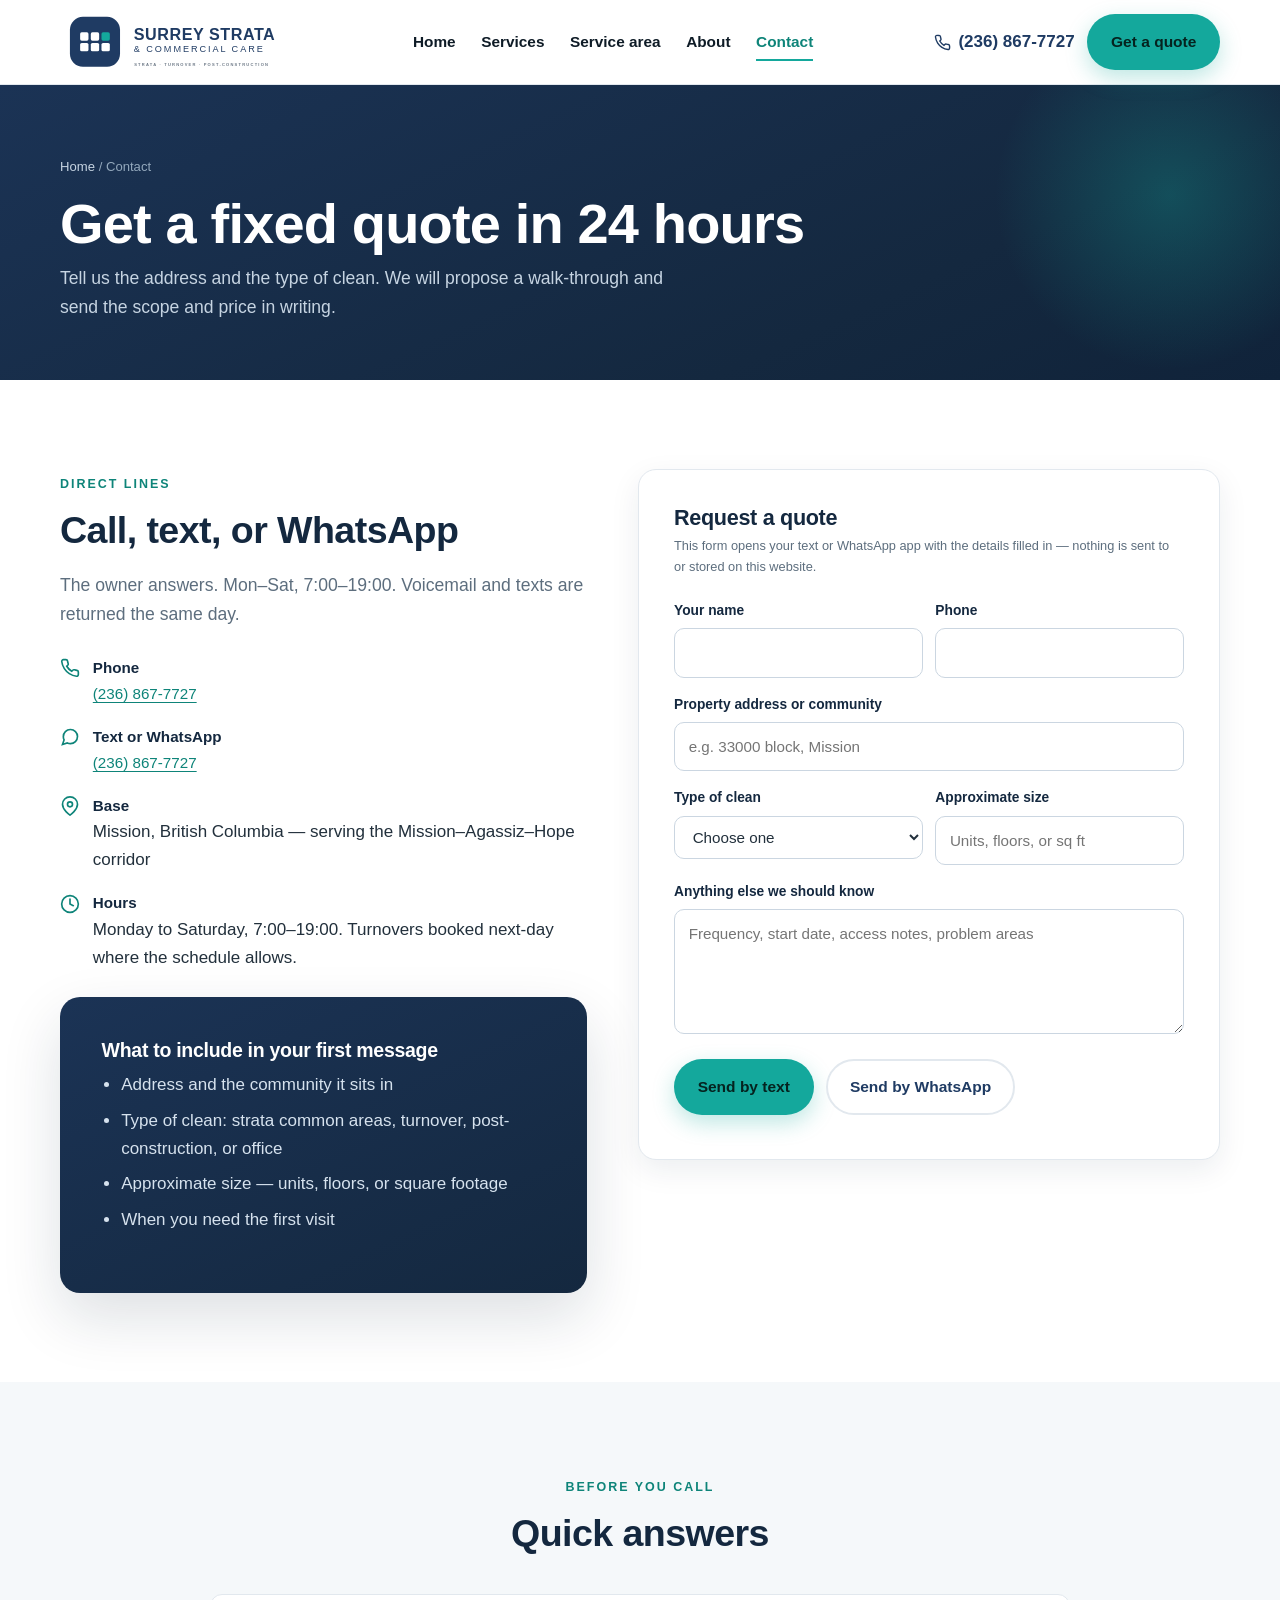
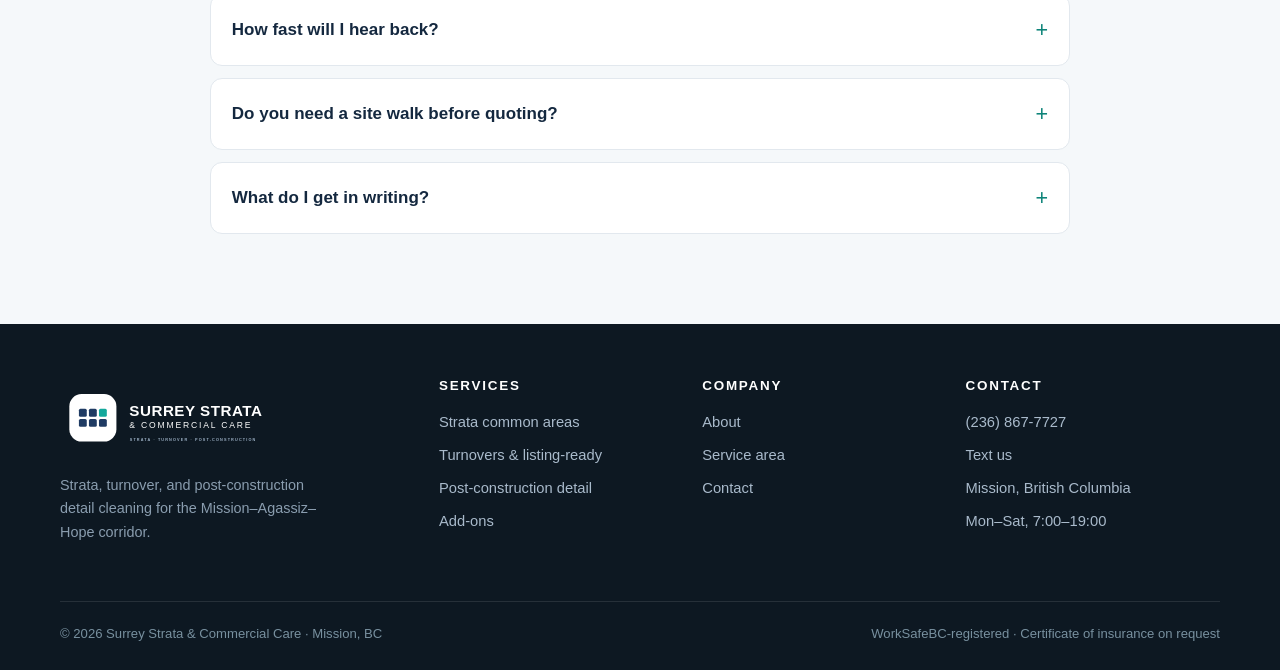
<file: contact.html>
<!doctype html>
<html lang="en-CA">
<head>
<meta charset="utf-8">
<meta name="viewport" content="width=device-width, initial-scale=1">
<title>Contact &amp; Quote Requests — Surrey Strata &amp; Commercial Care, Mission BC</title>
<meta name="description" content="Request a fixed cleaning quote for a strata building, rental turnover, or post-construction project in Mission, Agassiz, Hope, Harrison Mills, or eastern Surrey. Call or text (236) 867-7727.">
<link rel="canonical" href="https://surreystratacare.ca/contact.html">
<meta name="theme-color" content="#1F3B63">
<meta property="og:type" content="website">
<meta property="og:title" content="Contact — Surrey Strata &amp; Commercial Care">
<meta property="og:description" content="Call or text (236) 867-7727, or send the building details for a fixed quote within 24 hours.">
<meta property="og:url" content="https://surreystratacare.ca/contact.html">
<link rel="icon" href="assets/img/favicon.svg" type="image/svg+xml">
<link rel="stylesheet" href="assets/css/site.css">
<script type="application/ld+json">
{
  "@context": "https://schema.org",
  "@type": "ProfessionalService",
  "name": "Surrey Strata & Commercial Care",
  "telephone": "+1-236-867-7727",
  "address": { "@type": "PostalAddress", "addressLocality": "Mission", "addressRegion": "BC", "addressCountry": "CA" },
  "areaServed": ["Mission","Agassiz","Hope","Harrison Mills","Surrey"],
  "openingHours": "Mo-Sa 07:00-19:00"
}
</script>
</head>
<body>
<a class="skip-link" href="#main">Skip to content</a>

<header class="site-header" id="top">
  <div class="wrap header-inner">
    <a class="brand" href="index.html" aria-label="Surrey Strata and Commercial Care — home">
      <img src="assets/img/logo-horizontal.svg" alt="Surrey Strata &amp; Commercial Care" width="232" height="84">
    </a>
    <nav class="nav" id="site-nav" aria-label="Main">
      <a href="index.html">Home</a>
      <a href="services.html">Services</a>
      <a href="service-area.html">Service area</a>
      <a href="about.html">About</a>
      <a href="contact.html" aria-current="page">Contact</a>
    </nav>
    <div class="header-actions">
      <a class="header-phone" href="tel:+12368677727">
        <svg width="17" height="17" viewBox="0 0 24 24" fill="none" stroke="currentColor" stroke-width="2" stroke-linecap="round" aria-hidden="true"><path d="M22 16.9v3a2 2 0 0 1-2.2 2 19.8 19.8 0 0 1-8.6-3.1 19.5 19.5 0 0 1-6-6A19.8 19.8 0 0 1 2.1 4.2 2 2 0 0 1 4.1 2h3a2 2 0 0 1 2 1.7c.1 1 .4 2 .7 2.9a2 2 0 0 1-.5 2.1L8.1 9.9a16 16 0 0 0 6 6l1.2-1.2a2 2 0 0 1 2.1-.5c.9.3 1.9.6 2.9.7a2 2 0 0 1 1.7 2Z"/></svg>
        (236) 867-7727
      </a>
      <a class="btn btn--primary" href="#quote">Get a quote</a>
      <button class="nav-toggle" type="button" aria-expanded="false" aria-controls="site-nav" aria-label="Menu">
        <span></span><span></span><span></span>
      </button>
    </div>
  </div>
</header>

<main id="main">
  <section class="page-head">
    <div class="wrap">
      <div class="crumbs"><a href="index.html">Home</a> / Contact</div>
      <h1>Get a fixed quote in 24 hours</h1>
      <p class="lede">Tell us the address and the type of clean. We will propose a walk-through and send the scope and price in writing.</p>
    </div>
  </section>

  <section class="section" id="quote">
    <div class="wrap quote-grid">
      <div>
        <span class="eyebrow">Direct lines</span>
        <h2>Call, text, or WhatsApp</h2>
        <p class="lede" style="margin-bottom:1.6rem">The owner answers. Mon–Sat, 7:00–19:00. Voicemail and texts are returned the same day.</p>
        <ul class="contact-lines">
          <li>
            <svg width="20" height="20" viewBox="0 0 24 24" fill="none" stroke="currentColor" stroke-width="2" stroke-linecap="round" aria-hidden="true"><path d="M22 16.9v3a2 2 0 0 1-2.2 2 19.8 19.8 0 0 1-8.6-3.1 19.5 19.5 0 0 1-6-6A19.8 19.8 0 0 1 2.1 4.2 2 2 0 0 1 4.1 2h3a2 2 0 0 1 2 1.7c.1 1 .4 2 .7 2.9a2 2 0 0 1-.5 2.1L8.1 9.9a16 16 0 0 0 6 6l1.2-1.2a2 2 0 0 1 2.1-.5c.9.3 1.9.6 2.9.7a2 2 0 0 1 1.7 2Z"/></svg>
            <div><strong>Phone</strong><a href="tel:+12368677727">(236) 867-7727</a></div>
          </li>
          <li>
            <svg width="20" height="20" viewBox="0 0 24 24" fill="none" stroke="currentColor" stroke-width="2" stroke-linecap="round" aria-hidden="true"><path d="M21 11.5a8.4 8.4 0 0 1-8.5 8.4 8.9 8.9 0 0 1-3.7-.8L3 21l1.9-5.5a8.4 8.4 0 0 1-.9-3.9A8.4 8.4 0 0 1 12.5 3 8.4 8.4 0 0 1 21 11.5Z"/></svg>
            <div><strong>Text or WhatsApp</strong><a href="sms:+12368677727">(236) 867-7727</a></div>
          </li>
          <li>
            <svg width="20" height="20" viewBox="0 0 24 24" fill="none" stroke="currentColor" stroke-width="2" stroke-linecap="round" aria-hidden="true"><path d="M21 10c0 7-9 13-9 13s-9-6-9-13a9 9 0 0 1 18 0Z"/><circle cx="12" cy="10" r="3"/></svg>
            <div><strong>Base</strong>Mission, British Columbia — serving the Mission–Agassiz–Hope corridor</div>
          </li>
          <li>
            <svg width="20" height="20" viewBox="0 0 24 24" fill="none" stroke="currentColor" stroke-width="2" stroke-linecap="round" aria-hidden="true"><circle cx="12" cy="12" r="10"/><path d="M12 6v6l4 2"/></svg>
            <div><strong>Hours</strong>Monday to Saturday, 7:00–19:00. Turnovers booked next-day where the schedule allows.</div>
          </li>
        </ul>
        <div class="panel">
          <h3>What to include in your first message</h3>
          <ul style="color:#D6E2EE">
            <li>Address and the community it sits in</li>
            <li>Type of clean: strata common areas, turnover, post-construction, or office</li>
            <li>Approximate size — units, floors, or square footage</li>
            <li>When you need the first visit</li>
          </ul>
        </div>
      </div>

      <form class="form-card" id="quote-form" novalidate>
        <h2 style="font-size:1.35rem;margin-bottom:.3rem">Request a quote</h2>
        <p class="hint" style="margin:0 0 1.4rem">This form opens your text or WhatsApp app with the details filled in — nothing is sent to or stored on this website.</p>

        <div class="field-row">
          <div class="field">
            <label for="name">Your name</label>
            <input id="name" name="name" type="text" autocomplete="name" required>
          </div>
          <div class="field">
            <label for="phone">Phone</label>
            <input id="phone" name="phone" type="tel" autocomplete="tel" required>
          </div>
        </div>

        <div class="field">
          <label for="address">Property address or community</label>
          <input id="address" name="address" type="text" placeholder="e.g. 33000 block, Mission" required>
        </div>

        <div class="field-row">
          <div class="field">
            <label for="service">Type of clean</label>
            <select id="service" name="service" required>
              <option value="">Choose one</option>
              <option>Strata common areas (recurring)</option>
              <option>Turnover / move-out</option>
              <option>Listing-ready photo finish</option>
              <option>Post-construction detail</option>
              <option>Small office (recurring)</option>
              <option>Something else</option>
            </select>
          </div>
          <div class="field">
            <label for="size">Approximate size</label>
            <input id="size" name="size" type="text" placeholder="Units, floors, or sq ft">
          </div>
        </div>

        <div class="field">
          <label for="notes">Anything else we should know</label>
          <textarea id="notes" name="notes" rows="4" placeholder="Frequency, start date, access notes, problem areas"></textarea>
        </div>

        <div class="cta-actions" style="margin-top:.4rem">
          <button class="btn btn--primary" type="submit">Send by text</button>
          <button class="btn btn--ghost" type="button" id="send-whatsapp">Send by WhatsApp</button>
        </div>
        <p class="hint" id="form-note" role="status" aria-live="polite"></p>
      </form>
    </div>
  </section>

  <section class="section section--mist" aria-labelledby="faq-mini">
    <div class="wrap">
      <div class="section-head center">
        <span class="eyebrow">Before you call</span>
        <h2 id="faq-mini">Quick answers</h2>
      </div>
      <div class="faq">
        <details class="faq-item">
          <summary>How fast will I hear back?</summary>
          <div class="faq-body"><p>Same day for calls and texts sent during business hours, and by the next morning for anything sent overnight. A walk-through is usually booked within two business days.</p></div>
        </details>
        <details class="faq-item">
          <summary>Do you need a site walk before quoting?</summary>
          <div class="faq-body"><p>For strata and post-construction work, yes — the scope sheet is written on site. For a standard turnover we can quote from photos and the unit size, with the price confirmed on arrival if the condition differs.</p></div>
        </details>
        <details class="faq-item">
          <summary>What do I get in writing?</summary>
          <div class="faq-body"><p>A scope sheet listing every task and exclusion, a fixed price, the visit frequency, and the correction window. After each visit: a time-stamped photo report. Monthly: a quality scorecard.</p></div>
        </details>
      </div>
    </div>
  </section>
</main>

<footer class="site-footer">
  <div class="wrap">
    <div class="footer-grid">
      <div class="footer-brand">
        <img src="assets/img/logo-reverse.svg" alt="Surrey Strata &amp; Commercial Care" width="218">
        <p>Strata, turnover, and post-construction detail cleaning for the Mission–Agassiz–Hope corridor.</p>
      </div>
      <div>
        <h3>Services</h3>
        <ul>
          <li><a href="services.html#strata">Strata common areas</a></li>
          <li><a href="services.html#turnover">Turnovers &amp; listing-ready</a></li>
          <li><a href="services.html#post-construction">Post-construction detail</a></li>
          <li><a href="services.html#addons">Add-ons</a></li>
        </ul>
      </div>
      <div>
        <h3>Company</h3>
        <ul>
          <li><a href="about.html">About</a></li>
          <li><a href="service-area.html">Service area</a></li>
          <li><a href="contact.html">Contact</a></li>
        </ul>
      </div>
      <div>
        <h3>Contact</h3>
        <ul>
          <li><a href="tel:+12368677727">(236) 867-7727</a></li>
          <li><a href="sms:+12368677727">Text us</a></li>
          <li>Mission, British Columbia</li>
          <li>Mon–Sat, 7:00–19:00</li>
        </ul>
      </div>
    </div>
    <div class="footer-bottom">
      <span>© 2026 Surrey Strata &amp; Commercial Care · Mission, BC</span>
      <span>WorkSafeBC-registered · Certificate of insurance on request</span>
    </div>
  </div>
</footer>

<script src="assets/js/site.js" defer></script>
</body>
</html>
</file>
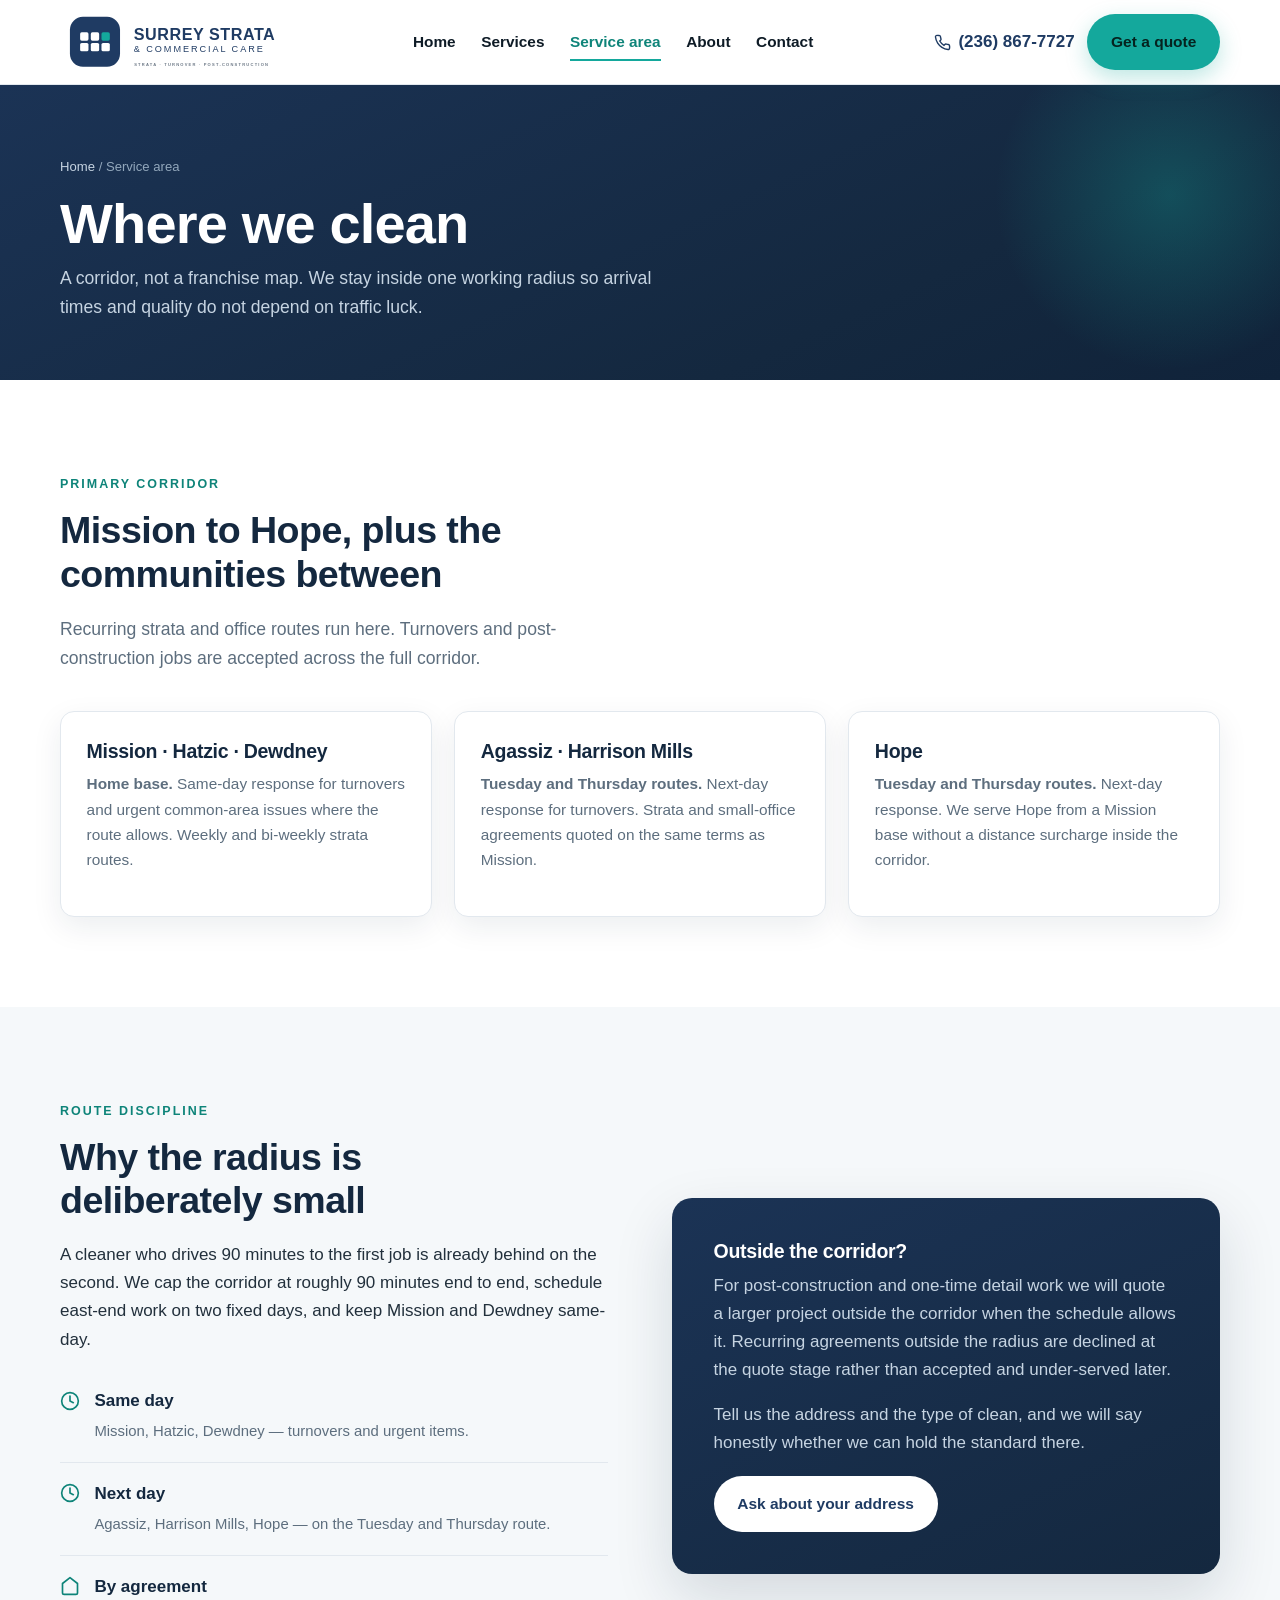
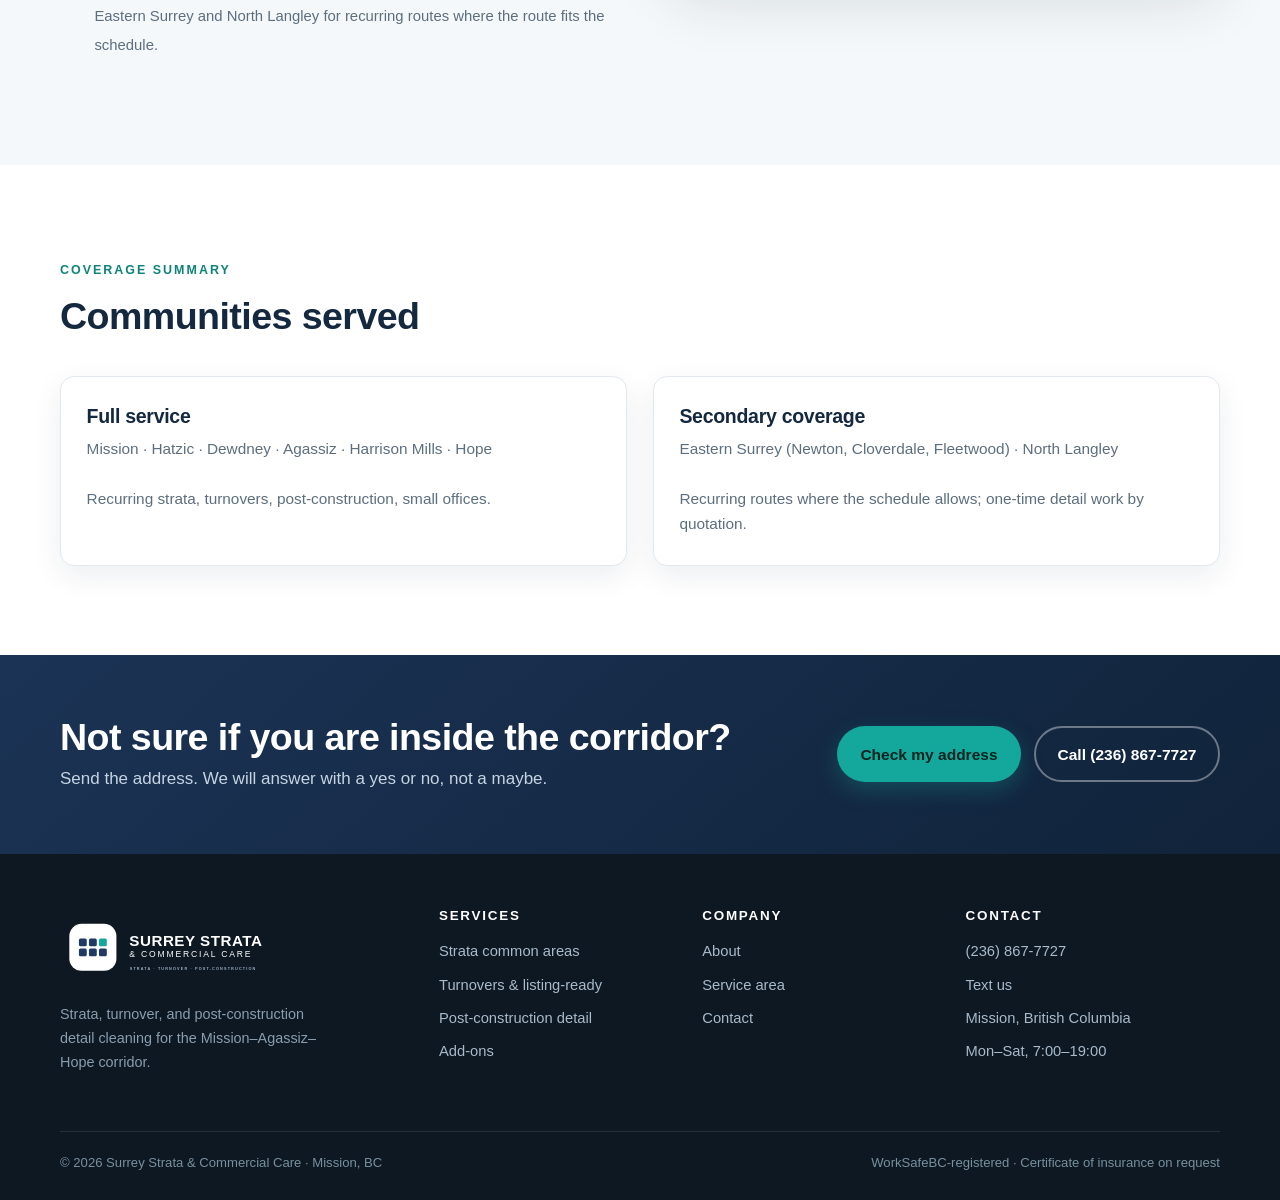
<file: service-area.html>
<!doctype html>
<html lang="en-CA">
<head>
<meta charset="utf-8">
<meta name="viewport" content="width=device-width, initial-scale=1">
<title>Service Area — Mission, Agassiz, Hope, Harrison Mills, Eastern Surrey | Surrey Strata &amp; Commercial Care</title>
<meta name="description" content="Where we clean: a tight corridor from Mission through Hatzic, Dewdney, Agassiz, Harrison Mills and Hope, with secondary coverage in eastern Surrey. Same-day response in Mission, next-day east of Chilliwack.">
<link rel="canonical" href="https://surreystratacare.ca/service-area.html">
<meta name="theme-color" content="#1F3B63">
<meta property="og:type" content="website">
<meta property="og:title" content="Service Area — Surrey Strata &amp; Commercial Care">
<meta property="og:description" content="Mission, Hatzic, Dewdney, Agassiz, Harrison Mills, Hope, and secondary coverage in eastern Surrey.">
<meta property="og:url" content="https://surreystratacare.ca/service-area.html">
<link rel="icon" href="assets/img/favicon.svg" type="image/svg+xml">
<link rel="stylesheet" href="assets/css/site.css">
</head>
<body>
<a class="skip-link" href="#main">Skip to content</a>

<header class="site-header" id="top">
  <div class="wrap header-inner">
    <a class="brand" href="index.html" aria-label="Surrey Strata and Commercial Care — home">
      <img src="assets/img/logo-horizontal.svg" alt="Surrey Strata &amp; Commercial Care" width="232" height="84">
    </a>
    <nav class="nav" id="site-nav" aria-label="Main">
      <a href="index.html">Home</a>
      <a href="services.html">Services</a>
      <a href="service-area.html" aria-current="page">Service area</a>
      <a href="about.html">About</a>
      <a href="contact.html">Contact</a>
    </nav>
    <div class="header-actions">
      <a class="header-phone" href="tel:+12368677727">
        <svg width="17" height="17" viewBox="0 0 24 24" fill="none" stroke="currentColor" stroke-width="2" stroke-linecap="round" aria-hidden="true"><path d="M22 16.9v3a2 2 0 0 1-2.2 2 19.8 19.8 0 0 1-8.6-3.1 19.5 19.5 0 0 1-6-6A19.8 19.8 0 0 1 2.1 4.2 2 2 0 0 1 4.1 2h3a2 2 0 0 1 2 1.7c.1 1 .4 2 .7 2.9a2 2 0 0 1-.5 2.1L8.1 9.9a16 16 0 0 0 6 6l1.2-1.2a2 2 0 0 1 2.1-.5c.9.3 1.9.6 2.9.7a2 2 0 0 1 1.7 2Z"/></svg>
        (236) 867-7727
      </a>
      <a class="btn btn--primary" href="contact.html">Get a quote</a>
      <button class="nav-toggle" type="button" aria-expanded="false" aria-controls="site-nav" aria-label="Menu">
        <span></span><span></span><span></span>
      </button>
    </div>
  </div>
</header>

<main id="main">
  <section class="page-head">
    <div class="wrap">
      <div class="crumbs"><a href="index.html">Home</a> / Service area</div>
      <h1>Where we clean</h1>
      <p class="lede">A corridor, not a franchise map. We stay inside one working radius so arrival times and quality do not depend on traffic luck.</p>
    </div>
  </section>

  <section class="section" aria-labelledby="corridor-title">
    <div class="wrap">
      <div class="section-head">
        <span class="eyebrow">Primary corridor</span>
        <h2 id="corridor-title">Mission to Hope, plus the communities between</h2>
        <p class="lede">Recurring strata and office routes run here. Turnovers and post-construction jobs are accepted across the full corridor.</p>
      </div>
      <div class="grid-3">
        <div class="card reveal">
          <h3>Mission · Hatzic · Dewdney</h3>
          <p><strong>Home base.</strong> Same-day response for turnovers and urgent common-area issues where the route allows. Weekly and bi-weekly strata routes.</p>
        </div>
        <div class="card reveal">
          <h3>Agassiz · Harrison Mills</h3>
          <p><strong>Tuesday and Thursday routes.</strong> Next-day response for turnovers. Strata and small-office agreements quoted on the same terms as Mission.</p>
        </div>
        <div class="card reveal">
          <h3>Hope</h3>
          <p><strong>Tuesday and Thursday routes.</strong> Next-day response. We serve Hope from a Mission base without a distance surcharge inside the corridor.</p>
        </div>
      </div>
    </div>
  </section>

  <section class="section section--mist" aria-labelledby="route-title">
    <div class="wrap split">
      <div>
        <span class="eyebrow">Route discipline</span>
        <h2 id="route-title">Why the radius is deliberately small</h2>
        <p>A cleaner who drives 90 minutes to the first job is already behind on the second. We cap the corridor at roughly 90 minutes end to end, schedule east-end work on two fixed days, and keep Mission and Dewdney same-day.</p>
        <ul class="feature-list">
          <li><svg width="20" height="20" viewBox="0 0 24 24" fill="none" stroke="currentColor" stroke-width="2" stroke-linecap="round" stroke-linejoin="round" aria-hidden="true"><circle cx="12" cy="12" r="10"/><path d="M12 6v6l4 2"/></svg><div><strong>Same day</strong><span>Mission, Hatzic, Dewdney — turnovers and urgent items.</span></div></li>
          <li><svg width="20" height="20" viewBox="0 0 24 24" fill="none" stroke="currentColor" stroke-width="2" stroke-linecap="round" stroke-linejoin="round" aria-hidden="true"><circle cx="12" cy="12" r="10"/><path d="M12 6v6l4 2"/></svg><div><strong>Next day</strong><span>Agassiz, Harrison Mills, Hope — on the Tuesday and Thursday route.</span></div></li>
          <li><svg width="20" height="20" viewBox="0 0 24 24" fill="none" stroke="currentColor" stroke-width="2" stroke-linecap="round" stroke-linejoin="round" aria-hidden="true"><path d="M3 9l9-7 9 7v11a2 2 0 0 1-2 2H5a2 2 0 0 1-2-2Z"/></svg><div><strong>By agreement</strong><span>Eastern Surrey and North Langley for recurring routes where the route fits the schedule.</span></div></li>
        </ul>
      </div>
      <div class="panel">
        <h3>Outside the corridor?</h3>
        <p>For post-construction and one-time detail work we will quote a larger project outside the corridor when the schedule allows it. Recurring agreements outside the radius are declined at the quote stage rather than accepted and under-served later.</p>
        <p style="margin-bottom:1.2rem">Tell us the address and the type of clean, and we will say honestly whether we can hold the standard there.</p>
        <a class="btn btn--light" href="contact.html">Ask about your address</a>
      </div>
    </div>
  </section>

  <section class="section" aria-labelledby="map-title">
    <div class="wrap">
      <div class="section-head">
        <span class="eyebrow">Coverage summary</span>
        <h2 id="map-title">Communities served</h2>
      </div>
      <div class="grid-2">
        <div class="card">
          <h3>Full service</h3>
          <p>Mission · Hatzic · Dewdney · Agassiz · Harrison Mills · Hope</p>
          <p class="hint">Recurring strata, turnovers, post-construction, small offices.</p>
        </div>
        <div class="card">
          <h3>Secondary coverage</h3>
          <p>Eastern Surrey (Newton, Cloverdale, Fleetwood) · North Langley</p>
          <p class="hint">Recurring routes where the schedule allows; one-time detail work by quotation.</p>
        </div>
      </div>
    </div>
  </section>

  <section class="cta-band">
    <div class="wrap">
      <div>
        <h2>Not sure if you are inside the corridor?</h2>
        <p>Send the address. We will answer with a yes or no, not a maybe.</p>
      </div>
      <div class="cta-actions">
        <a class="btn btn--primary" href="contact.html">Check my address</a>
        <a class="btn btn--outline-light" href="tel:+12368677727">Call (236) 867-7727</a>
      </div>
    </div>
  </section>
</main>

<footer class="site-footer">
  <div class="wrap">
    <div class="footer-grid">
      <div class="footer-brand">
        <img src="assets/img/logo-reverse.svg" alt="Surrey Strata &amp; Commercial Care" width="218">
        <p>Strata, turnover, and post-construction detail cleaning for the Mission–Agassiz–Hope corridor.</p>
      </div>
      <div>
        <h3>Services</h3>
        <ul>
          <li><a href="services.html#strata">Strata common areas</a></li>
          <li><a href="services.html#turnover">Turnovers &amp; listing-ready</a></li>
          <li><a href="services.html#post-construction">Post-construction detail</a></li>
          <li><a href="services.html#addons">Add-ons</a></li>
        </ul>
      </div>
      <div>
        <h3>Company</h3>
        <ul>
          <li><a href="about.html">About</a></li>
          <li><a href="service-area.html">Service area</a></li>
          <li><a href="contact.html">Contact</a></li>
        </ul>
      </div>
      <div>
        <h3>Contact</h3>
        <ul>
          <li><a href="tel:+12368677727">(236) 867-7727</a></li>
          <li><a href="sms:+12368677727">Text us</a></li>
          <li>Mission, British Columbia</li>
          <li>Mon–Sat, 7:00–19:00</li>
        </ul>
      </div>
    </div>
    <div class="footer-bottom">
      <span>© 2026 Surrey Strata &amp; Commercial Care · Mission, BC</span>
      <span>WorkSafeBC-registered · Certificate of insurance on request</span>
    </div>
  </div>
</footer>

<script src="assets/js/site.js" defer></script>
</body>
</html>
</file>
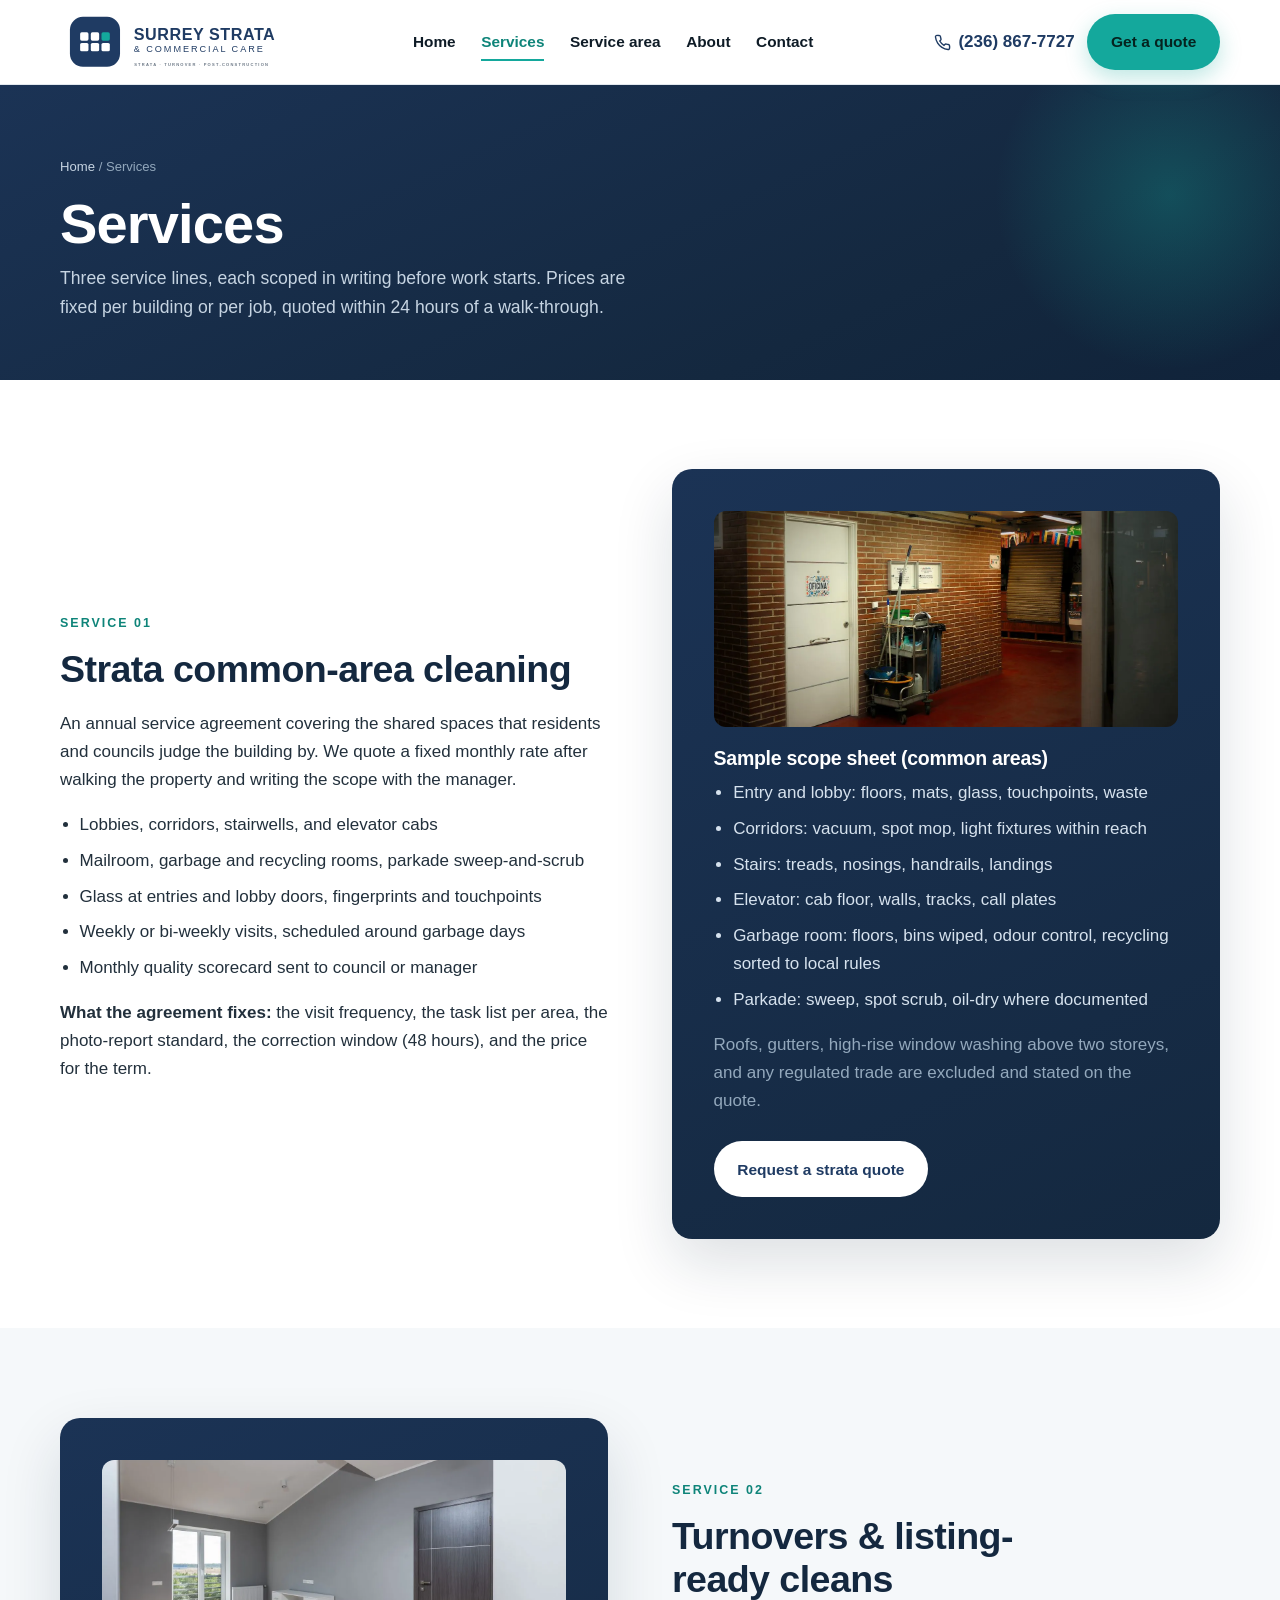
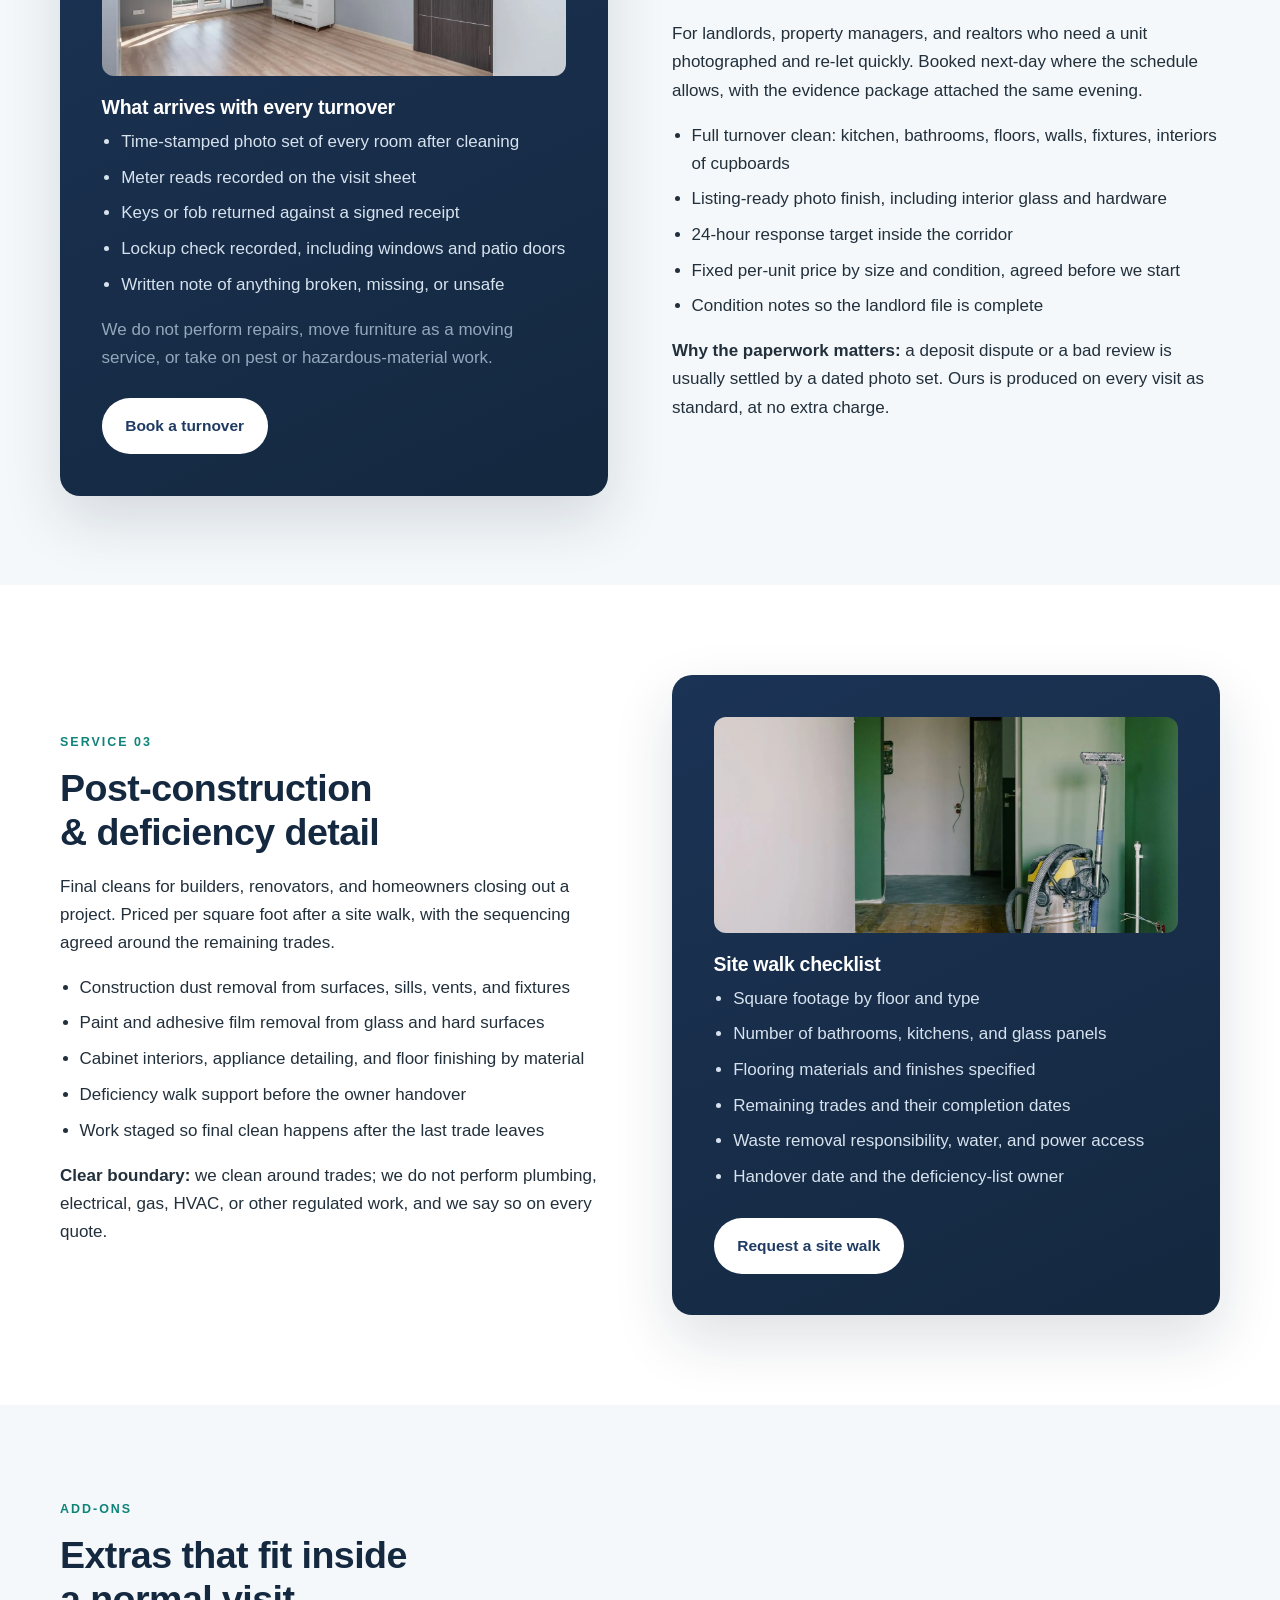
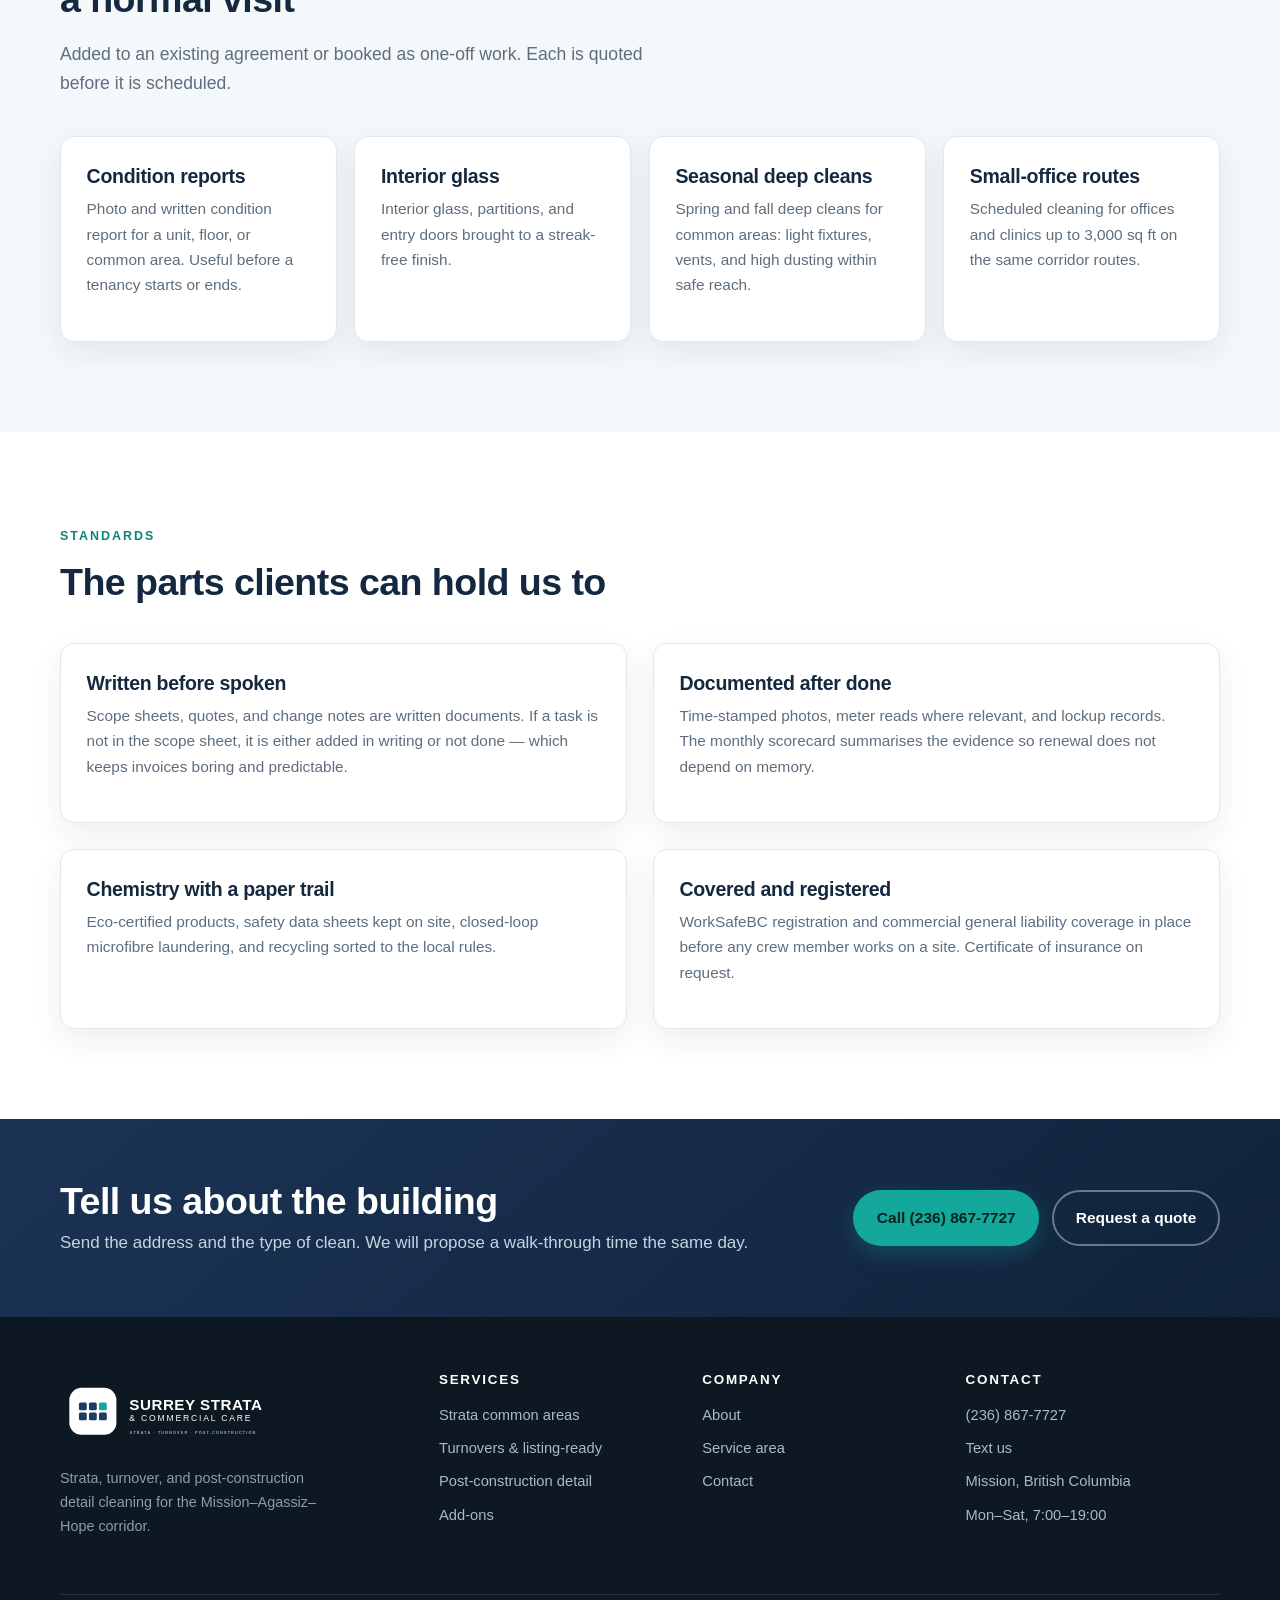
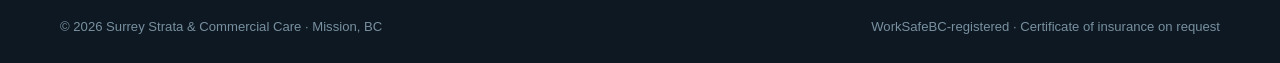
<file: services.html>
<!doctype html>
<html lang="en-CA">
<head>
<meta charset="utf-8">
<meta name="viewport" content="width=device-width, initial-scale=1">
<title>Services — Strata, Turnover &amp; Post-Construction Cleaning | Surrey Strata &amp; Commercial Care</title>
<meta name="description" content="Strata common-area cleaning under annual agreements, 24-hour rental turnovers, and post-construction detail cleaning in Mission, Agassiz, Hope, Harrison Mills and eastern Surrey. Written scope sheets and photo reports on every job.">
<link rel="canonical" href="https://surreystratacare.ca/services.html">
<meta name="theme-color" content="#1F3B63">
<meta property="og:type" content="website">
<meta property="og:title" content="Services — Surrey Strata &amp; Commercial Care">
<meta property="og:description" content="Strata common areas, turnovers, and post-construction detail cleaning with written scopes and time-stamped photo reports.">
<meta property="og:url" content="https://surreystratacare.ca/services.html">
<link rel="icon" href="assets/img/favicon.svg" type="image/svg+xml">
<link rel="stylesheet" href="assets/css/site.css">
</head>
<body>
<a class="skip-link" href="#main">Skip to content</a>

<header class="site-header" id="top">
  <div class="wrap header-inner">
    <a class="brand" href="index.html" aria-label="Surrey Strata and Commercial Care — home">
      <img src="assets/img/logo-horizontal.svg" alt="Surrey Strata &amp; Commercial Care" width="232" height="84">
    </a>
    <nav class="nav" id="site-nav" aria-label="Main">
      <a href="index.html">Home</a>
      <a href="services.html" aria-current="page">Services</a>
      <a href="service-area.html">Service area</a>
      <a href="about.html">About</a>
      <a href="contact.html">Contact</a>
    </nav>
    <div class="header-actions">
      <a class="header-phone" href="tel:+12368677727">
        <svg width="17" height="17" viewBox="0 0 24 24" fill="none" stroke="currentColor" stroke-width="2" stroke-linecap="round" aria-hidden="true"><path d="M22 16.9v3a2 2 0 0 1-2.2 2 19.8 19.8 0 0 1-8.6-3.1 19.5 19.5 0 0 1-6-6A19.8 19.8 0 0 1 2.1 4.2 2 2 0 0 1 4.1 2h3a2 2 0 0 1 2 1.7c.1 1 .4 2 .7 2.9a2 2 0 0 1-.5 2.1L8.1 9.9a16 16 0 0 0 6 6l1.2-1.2a2 2 0 0 1 2.1-.5c.9.3 1.9.6 2.9.7a2 2 0 0 1 1.7 2Z"/></svg>
        (236) 867-7727
      </a>
      <a class="btn btn--primary" href="contact.html">Get a quote</a>
      <button class="nav-toggle" type="button" aria-expanded="false" aria-controls="site-nav" aria-label="Menu">
        <span></span><span></span><span></span>
      </button>
    </div>
  </div>
</header>

<main id="main">
  <section class="page-head">
    <div class="wrap">
      <div class="crumbs"><a href="index.html">Home</a> / Services</div>
      <h1>Services</h1>
      <p class="lede">Three service lines, each scoped in writing before work starts. Prices are fixed per building or per job, quoted within 24 hours of a walk-through.</p>
    </div>
  </section>

  <section class="section" id="strata" aria-labelledby="strata-title">
    <div class="wrap split">
      <div>
        <span class="eyebrow">Service 01</span>
        <h2 id="strata-title">Strata common-area cleaning</h2>
        <p>An annual service agreement covering the shared spaces that residents and councils judge the building by. We quote a fixed monthly rate after walking the property and writing the scope with the manager.</p>
        <ul>
          <li>Lobbies, corridors, stairwells, and elevator cabs</li>
          <li>Mailroom, garbage and recycling rooms, parkade sweep-and-scrub</li>
          <li>Glass at entries and lobby doors, fingerprints and touchpoints</li>
          <li>Weekly or bi-weekly visits, scheduled around garbage days</li>
          <li>Monthly quality scorecard sent to council or manager</li>
        </ul>
        <p><strong>What the agreement fixes:</strong> the visit frequency, the task list per area, the photo-report standard, the correction window (48 hours), and the price for the term.</p>
      </div>
      <div class="panel">
        <picture><source srcset="assets/img/photos/about-cart.webp" type="image/webp"><img src="assets/img/photos/about-cart.jpg" alt="Cleaning cart and supplies in a building hallway" width="1400" height="933" class="panel-img" loading="lazy"></picture>
        <h3>Sample scope sheet (common areas)</h3>
        <ul style="color:#D6E2EE">
          <li>Entry and lobby: floors, mats, glass, touchpoints, waste</li>
          <li>Corridors: vacuum, spot mop, light fixtures within reach</li>
          <li>Stairs: treads, nosings, handrails, landings</li>
          <li>Elevator: cab floor, walls, tracks, call plates</li>
          <li>Garbage room: floors, bins wiped, odour control, recycling sorted to local rules</li>
          <li>Parkade: sweep, spot scrub, oil-dry where documented</li>
        </ul>
        <p class="fine" style="color:#93A8BC">Roofs, gutters, high-rise window washing above two storeys, and any regulated trade are excluded and stated on the quote.</p>
        <a class="btn btn--light" href="contact.html" style="margin-top:.6rem">Request a strata quote</a>
      </div>
    </div>
  </section>

  <section class="section section--mist" id="turnover" aria-labelledby="turnover-title">
    <div class="wrap split">
      <div class="panel">
        <picture><source srcset="assets/img/photos/turnover-interior.webp" type="image/webp"><img src="assets/img/photos/turnover-interior.jpg" alt="Bright, freshly cleaned apartment interior" width="1400" height="934" class="panel-img" loading="lazy"></picture>
        <h3>What arrives with every turnover</h3>
        <ul style="color:#D6E2EE">
          <li>Time-stamped photo set of every room after cleaning</li>
          <li>Meter reads recorded on the visit sheet</li>
          <li>Keys or fob returned against a signed receipt</li>
          <li>Lockup check recorded, including windows and patio doors</li>
          <li>Written note of anything broken, missing, or unsafe</li>
        </ul>
        <p class="fine" style="color:#93A8BC">We do not perform repairs, move furniture as a moving service, or take on pest or hazardous-material work.</p>
        <a class="btn btn--light" href="contact.html" style="margin-top:.6rem">Book a turnover</a>
      </div>
      <div>
        <span class="eyebrow">Service 02</span>
        <h2 id="turnover-title">Turnovers &amp; listing-ready cleans</h2>
        <p>For landlords, property managers, and realtors who need a unit photographed and re-let quickly. Booked next-day where the schedule allows, with the evidence package attached the same evening.</p>
        <ul>
          <li>Full turnover clean: kitchen, bathrooms, floors, walls, fixtures, interiors of cupboards</li>
          <li>Listing-ready photo finish, including interior glass and hardware</li>
          <li>24-hour response target inside the corridor</li>
          <li>Fixed per-unit price by size and condition, agreed before we start</li>
          <li>Condition notes so the landlord file is complete</li>
        </ul>
        <p><strong>Why the paperwork matters:</strong> a deposit dispute or a bad review is usually settled by a dated photo set. Ours is produced on every visit as standard, at no extra charge.</p>
      </div>
    </div>
  </section>

  <section class="section" id="post-construction" aria-labelledby="poc-title">
    <div class="wrap split">
      <div>
        <span class="eyebrow">Service 03</span>
        <h2 id="poc-title">Post-construction &amp; deficiency detail</h2>
        <p>Final cleans for builders, renovators, and homeowners closing out a project. Priced per square foot after a site walk, with the sequencing agreed around the remaining trades.</p>
        <ul>
          <li>Construction dust removal from surfaces, sills, vents, and fixtures</li>
          <li>Paint and adhesive film removal from glass and hard surfaces</li>
          <li>Cabinet interiors, appliance detailing, and floor finishing by material</li>
          <li>Deficiency walk support before the owner handover</li>
          <li>Work staged so final clean happens after the last trade leaves</li>
        </ul>
        <p><strong>Clear boundary:</strong> we clean around trades; we do not perform plumbing, electrical, gas, HVAC, or other regulated work, and we say so on every quote.</p>
      </div>
      <div class="panel">
        <picture><source srcset="assets/img/photos/postcon-parquet.webp" type="image/webp"><img src="assets/img/photos/postcon-parquet.jpg" alt="Industrial vacuum in a room under renovation" width="1400" height="934" class="panel-img" loading="lazy"></picture>
        <h3>Site walk checklist</h3>
        <ul style="color:#D6E2EE">
          <li>Square footage by floor and type</li>
          <li>Number of bathrooms, kitchens, and glass panels</li>
          <li>Flooring materials and finishes specified</li>
          <li>Remaining trades and their completion dates</li>
          <li>Waste removal responsibility, water, and power access</li>
          <li>Handover date and the deficiency-list owner</li>
        </ul>
        <a class="btn btn--light" href="contact.html" style="margin-top:.6rem">Request a site walk</a>
      </div>
    </div>
  </section>

  <section class="section section--mist" id="addons" aria-labelledby="addons-title">
    <div class="wrap">
      <div class="section-head">
        <span class="eyebrow">Add-ons</span>
        <h2 id="addons-title">Extras that fit inside a normal visit</h2>
        <p class="lede">Added to an existing agreement or booked as one-off work. Each is quoted before it is scheduled.</p>
      </div>
      <div class="grid-4">
        <div class="card reveal"><h3>Condition reports</h3><p>Photo and written condition report for a unit, floor, or common area. Useful before a tenancy starts or ends.</p></div>
        <div class="card reveal"><h3>Interior glass</h3><p>Interior glass, partitions, and entry doors brought to a streak-free finish.</p></div>
        <div class="card reveal"><h3>Seasonal deep cleans</h3><p>Spring and fall deep cleans for common areas: light fixtures, vents, and high dusting within safe reach.</p></div>
        <div class="card reveal"><h3>Small-office routes</h3><p>Scheduled cleaning for offices and clinics up to 3,000 sq ft on the same corridor routes.</p></div>
      </div>
    </div>
  </section>

  <section class="section" aria-labelledby="standards-title">
    <div class="wrap">
      <div class="section-head">
        <span class="eyebrow">Standards</span>
        <h2 id="standards-title">The parts clients can hold us to</h2>
      </div>
      <div class="grid-2">
        <div class="card">
          <h3>Written before spoken</h3>
          <p>Scope sheets, quotes, and change notes are written documents. If a task is not in the scope sheet, it is either added in writing or not done — which keeps invoices boring and predictable.</p>
        </div>
        <div class="card">
          <h3>Documented after done</h3>
          <p>Time-stamped photos, meter reads where relevant, and lockup records. The monthly scorecard summarises the evidence so renewal does not depend on memory.</p>
        </div>
        <div class="card">
          <h3>Chemistry with a paper trail</h3>
          <p>Eco-certified products, safety data sheets kept on site, closed-loop microfibre laundering, and recycling sorted to the local rules.</p>
        </div>
        <div class="card">
          <h3>Covered and registered</h3>
          <p>WorkSafeBC registration and commercial general liability coverage in place before any crew member works on a site. Certificate of insurance on request.</p>
        </div>
      </div>
    </div>
  </section>

  <section class="cta-band">
    <div class="wrap">
      <div>
        <h2>Tell us about the building</h2>
        <p>Send the address and the type of clean. We will propose a walk-through time the same day.</p>
      </div>
      <div class="cta-actions">
        <a class="btn btn--primary" href="tel:+12368677727">Call (236) 867-7727</a>
        <a class="btn btn--outline-light" href="contact.html">Request a quote</a>
      </div>
    </div>
  </section>
</main>

<footer class="site-footer">
  <div class="wrap">
    <div class="footer-grid">
      <div class="footer-brand">
        <img src="assets/img/logo-reverse.svg" alt="Surrey Strata &amp; Commercial Care" width="218">
        <p>Strata, turnover, and post-construction detail cleaning for the Mission–Agassiz–Hope corridor.</p>
      </div>
      <div>
        <h3>Services</h3>
        <ul>
          <li><a href="services.html#strata">Strata common areas</a></li>
          <li><a href="services.html#turnover">Turnovers &amp; listing-ready</a></li>
          <li><a href="services.html#post-construction">Post-construction detail</a></li>
          <li><a href="services.html#addons">Add-ons</a></li>
        </ul>
      </div>
      <div>
        <h3>Company</h3>
        <ul>
          <li><a href="about.html">About</a></li>
          <li><a href="service-area.html">Service area</a></li>
          <li><a href="contact.html">Contact</a></li>
        </ul>
      </div>
      <div>
        <h3>Contact</h3>
        <ul>
          <li><a href="tel:+12368677727">(236) 867-7727</a></li>
          <li><a href="sms:+12368677727">Text us</a></li>
          <li>Mission, British Columbia</li>
          <li>Mon–Sat, 7:00–19:00</li>
        </ul>
      </div>
    </div>
    <div class="footer-bottom">
      <span>© 2026 Surrey Strata &amp; Commercial Care · Mission, BC</span>
      <span>WorkSafeBC-registered · Certificate of insurance on request</span>
    </div>
  </div>
</footer>

<script src="assets/js/site.js" defer></script>
</body>
</html>
</file>
<file: assets/css/site.css>
:root {
  --navy: #1F3B63;
  --navy-deep: #14283F;
  --navy-ink: #0E1B26;
  --aqua: #14A89C;
  --aqua-dark: #0E8479;
  --aqua-tint: #E6F5F3;
  --paper: #FFFFFF;
  --mist: #F5F8FA;
  --line: #E2E8EE;
  --text: #22303C;
  --muted: #5D6E7E;
  --radius: 14px;
  --shadow: 0 10px 30px rgba(16, 38, 58, .08);
  --shadow-lg: 0 24px 60px rgba(16, 38, 58, .14);
  --font: "Segoe UI", -apple-system, BlinkMacSystemFont, "Helvetica Neue", Arial, sans-serif;
  --wrap: 1160px;
}

* { box-sizing: border-box; }

html { scroll-behavior: smooth; }

body {
  margin: 0;
  font-family: var(--font);
  color: var(--text);
  background: var(--paper);
  font-size: 17px;
  line-height: 1.65;
  -webkit-font-smoothing: antialiased;
}

img, svg { max-width: 100%; display: block; }

a { color: var(--aqua-dark); text-decoration-thickness: 1px; text-underline-offset: 3px; }
a:hover { color: var(--navy); }

h1, h2, h3, h4 {
  color: var(--navy-deep);
  line-height: 1.15;
  letter-spacing: -.015em;
  margin: 0 0 .5em;
  text-wrap: balance;
}

h1 { font-size: clamp(2.1rem, 4.6vw, 3.5rem); font-weight: 700; }
h2 { font-size: clamp(1.6rem, 3vw, 2.35rem); font-weight: 700; }
h3 { font-size: 1.22rem; font-weight: 650; }
p { margin: 0 0 1em; }
ul { margin: 0 0 1em; padding-left: 1.15em; }
li { margin-bottom: .45em; }

.wrap { width: min(100% - 2.5rem, var(--wrap)); margin-inline: auto; }
.section { padding: clamp(3.2rem, 7vw, 5.6rem) 0; }
.section--mist { background: var(--mist); }

.eyebrow {
  display: inline-block;
  font-size: .78rem;
  font-weight: 700;
  letter-spacing: .16em;
  text-transform: uppercase;
  color: var(--aqua-dark);
  margin-bottom: .9rem;
}

.lede { font-size: 1.1rem; color: var(--muted); max-width: 62ch; }

.skip-link {
  position: absolute; left: -9999px; top: 0; z-index: 200;
  background: var(--navy); color: #fff; padding: .8rem 1.2rem; border-radius: 0 0 10px 0;
}
.skip-link:focus { left: 0; }

:focus-visible { outline: 3px solid var(--aqua); outline-offset: 3px; border-radius: 4px; }

/* ---------- header ---------- */
.site-header {
  position: sticky; top: 0; z-index: 100;
  background: rgba(255, 255, 255, .94);
  backdrop-filter: blur(10px);
  border-bottom: 1px solid var(--line);
}
.header-inner {
  display: flex; align-items: center; justify-content: space-between;
  gap: 1.5rem; min-height: 76px;
}
.brand { display: flex; align-items: center; gap: .7rem; text-decoration: none; }
.brand img { width: 232px; height: auto; }

.nav { display: flex; align-items: center; gap: 1.6rem; }
.nav a {
  color: var(--navy-ink); text-decoration: none; font-weight: 600; font-size: .96rem;
  padding: .35rem 0; border-bottom: 2px solid transparent;
}
.nav a:hover { border-bottom-color: var(--aqua); color: var(--navy); }
.nav a[aria-current="page"] { color: var(--aqua-dark); border-bottom-color: var(--aqua); }

.header-actions { display: flex; align-items: center; gap: .8rem; }
.header-phone {
  display: inline-flex; align-items: center; gap: .45rem;
  font-weight: 700; color: var(--navy); text-decoration: none; white-space: nowrap;
}

.btn {
  display: inline-flex; align-items: center; justify-content: center; gap: .5rem;
  padding: .82rem 1.35rem; border-radius: 999px; border: 2px solid transparent;
  font: inherit; font-weight: 700; font-size: .97rem; cursor: pointer;
  text-decoration: none; transition: transform .15s ease, background .15s ease, box-shadow .15s ease;
}
.btn:hover { transform: translateY(-1px); }
.btn--primary { background: var(--aqua); color: #05231F; box-shadow: 0 8px 22px rgba(20, 168, 156, .28); }
.btn--primary:hover { background: #17B7AA; color: #05231F; }
.btn--ghost { border-color: var(--line); background: #fff; color: var(--navy); }
.btn--ghost:hover { border-color: var(--navy); }
.btn--light { background: #fff; color: var(--navy); }
.btn--outline-light { border-color: rgba(255, 255, 255, .38); color: #fff; }
.btn--outline-light:hover { border-color: #fff; color: #fff; background: rgba(255, 255, 255, .08); }

.nav-toggle {
  display: none; width: 44px; height: 44px; border-radius: 10px;
  border: 1px solid var(--line); background: #fff; cursor: pointer;
  align-items: center; justify-content: center; flex-direction: column; gap: 5px;
}
.nav-toggle span { display: block; width: 20px; height: 2px; background: var(--navy); transition: transform .2s ease, opacity .2s ease; }
.nav-toggle[aria-expanded="true"] span:nth-child(1) { transform: translateY(7px) rotate(45deg); }
.nav-toggle[aria-expanded="true"] span:nth-child(2) { opacity: 0; }
.nav-toggle[aria-expanded="true"] span:nth-child(3) { transform: translateY(-7px) rotate(-45deg); }

/* ---------- hero ---------- */
.hero {
  position: relative; overflow: hidden; color: #fff;
  background-color: #14283F;
  background-image: url("../img/photos/hero-corridor.jpg");
  background-image: image-set(url("../img/photos/hero-corridor.webp") type("image/webp"), url("../img/photos/hero-corridor.jpg") type("image/jpeg"));
  background-position: center;
  background-size: cover;
  background-repeat: no-repeat;
}
.hero::before {
  content: ""; position: absolute; inset: 0; pointer-events: none;
  background:
    radial-gradient(1100px 520px at 82% -10%, rgba(20, 168, 156, .30), transparent 62%),
    linear-gradient(160deg, rgba(27, 51, 85, .90) 0%, rgba(20, 40, 63, .86) 55%, rgba(10, 21, 33, .94) 100%);
}
.hero::after {
  content: ""; position: absolute; inset: 0; pointer-events: none;
  background-image:
    linear-gradient(rgba(255, 255, 255, .045) 1px, transparent 1px),
    linear-gradient(90deg, rgba(255, 255, 255, .045) 1px, transparent 1px);
  background-size: 84px 84px;
  mask-image: linear-gradient(to bottom, rgba(0,0,0,.7), transparent 78%);
}
.hero-inner {
  position: relative; display: grid; grid-template-columns: 1.15fr .85fr;
  gap: clamp(2rem, 5vw, 4.5rem); align-items: center;
  padding: clamp(3.6rem, 7vw, 6.2rem) 0 clamp(3.4rem, 6vw, 5.4rem);
}
.hero h1 { color: #fff; margin-bottom: 1rem; }
.hero h1 em { font-style: normal; color: #6FE3D8; }
.hero .lede { color: #C6D4E2; max-width: 54ch; margin-bottom: 1.7rem; }
.hero-actions { display: flex; flex-wrap: wrap; gap: .8rem; margin-bottom: 1.9rem; }
.hero-proof { display: flex; flex-wrap: wrap; gap: .5rem 1.4rem; padding: 0; margin: 0; list-style: none; }
.hero-proof li {
  display: flex; align-items: center; gap: .5rem; margin: 0;
  font-size: .9rem; color: #B8C9DA; font-weight: 600;
}
.hero-proof svg { flex: none; }

.hero-card {
  background: rgba(255, 255, 255, .06);
  border: 1px solid rgba(255, 255, 255, .16);
  border-radius: 20px; padding: 1.7rem 1.6rem;
  backdrop-filter: blur(6px);
  box-shadow: var(--shadow-lg);
}
.hero-card h2 { color: #fff; font-size: 1.06rem; letter-spacing: .01em; margin-bottom: 1.05rem; text-transform: none; }
.hero-card ul { list-style: none; padding: 0; margin: 0 0 1.2rem; }
.hero-card li {
  display: flex; gap: .7rem; align-items: flex-start;
  font-size: .95rem; color: #D6E2EE; margin-bottom: .8rem;
}
.hero-card li svg { flex: none; margin-top: .22rem; }
.hero-card .fine { font-size: .8rem; color: #93A8BC; margin: 0; }

/* ---------- trust strip ---------- */
.trust { border-bottom: 1px solid var(--line); background: #fff; }
.trust-inner {
  display: grid; grid-template-columns: repeat(4, 1fr);
  gap: 1rem; padding: 1.15rem 0;
}
.trust-item { display: flex; align-items: center; gap: .6rem; font-size: .88rem; font-weight: 650; color: var(--navy); }
.trust-item svg { flex: none; color: var(--aqua-dark); }

/* ---------- cards / grids ---------- */
.grid-3 { display: grid; grid-template-columns: repeat(3, 1fr); gap: 1.4rem; }
.grid-2 { display: grid; grid-template-columns: repeat(2, 1fr); gap: 1.6rem; }
.grid-4 { display: grid; grid-template-columns: repeat(4, 1fr); gap: 1.1rem; }

.card {
  background: #fff; border: 1px solid var(--line); border-radius: var(--radius);
  padding: 1.75rem 1.6rem; box-shadow: var(--shadow);
  display: flex; flex-direction: column;
}
.card h3 { margin-bottom: .55rem; }
.card p { color: var(--muted); font-size: .96rem; }
.card ul { font-size: .94rem; color: var(--text); margin-bottom: 1.2rem; }
.card .card-link { margin-top: auto; font-weight: 700; font-size: .93rem; text-decoration: none; color: var(--aqua-dark); }
.card .card-link:hover { color: var(--navy); }
.card-num {
  display: inline-flex; align-items: center; justify-content: center;
  width: 40px; height: 40px; border-radius: 11px; margin-bottom: 1rem;
  background: var(--aqua-tint); color: var(--aqua-dark); font-weight: 800; font-size: .95rem;
}

.section-head { max-width: 62ch; margin-bottom: 2.4rem; }
.section-head.center { margin-inline: auto; text-align: center; }

/* ---------- steps ---------- */
.steps { counter-reset: step; display: grid; grid-template-columns: repeat(5, 1fr); gap: 1rem; }
.step { position: relative; padding-top: 3.1rem; }
.step::before {
  counter-increment: step; content: "0" counter(step);
  position: absolute; top: 0; left: 0;
  font-size: .8rem; font-weight: 800; letter-spacing: .1em; color: var(--aqua-dark);
  background: var(--aqua-tint); border-radius: 8px; padding: .32rem .55rem;
}
.step strong { display: block; font-size: .99rem; color: var(--navy-deep); margin-bottom: .3rem; }
.step p { font-size: .9rem; color: var(--muted); margin: 0; }

/* ---------- split feature ---------- */
.split { display: grid; grid-template-columns: 1fr 1fr; gap: clamp(2rem, 5vw, 4rem); align-items: center; }
.feature-list { list-style: none; padding: 0; margin: 0; }
.feature-list li {
  display: flex; gap: .9rem; padding: 1.05rem 0; border-bottom: 1px solid var(--line); margin: 0;
}
.feature-list li:last-child { border-bottom: 0; }
.feature-list svg { flex: none; margin-top: .2rem; color: var(--aqua-dark); }
.feature-list strong { display: block; color: var(--navy-deep); margin-bottom: .12rem; }
.feature-list span { font-size: .93rem; color: var(--muted); }

.panel {
  background: linear-gradient(155deg, #1B3355, #14283F);
  color: #fff; border-radius: 20px; padding: clamp(1.8rem, 3.5vw, 2.6rem);
  box-shadow: var(--shadow-lg);
}
.panel h2, .panel h3 { color: #fff; }
.panel p { color: #C6D4E2; }
.panel .pill { background: rgba(255,255,255,.1); border: 1px solid rgba(255,255,255,.18); color: #DFEAF4; }

.pill-row { display: flex; flex-wrap: wrap; gap: .55rem; margin-top: 1.3rem; }
.pill {
  display: inline-block; padding: .5rem .85rem; border-radius: 999px;
  background: #fff; border: 1px solid var(--line); font-size: .87rem; font-weight: 650; color: var(--navy);
}

/* ---------- faq ---------- */
.faq { display: grid; gap: .7rem; max-width: 860px; margin-inline: auto; }
details.faq-item {
  background: #fff; border: 1px solid var(--line); border-radius: 12px; padding: 0;
}
details.faq-item summary {
  cursor: pointer; list-style: none; padding: 1.1rem 1.3rem;
  font-weight: 700; color: var(--navy-deep); display: flex; justify-content: space-between; gap: 1rem; align-items: center;
}
details.faq-item summary::-webkit-details-marker { display: none; }
details.faq-item summary::after {
  content: "+"; font-size: 1.35rem; font-weight: 400; color: var(--aqua-dark); transition: transform .18s ease;
}
details.faq-item[open] summary::after { transform: rotate(45deg); }
details.faq-item .faq-body { padding: 0 1.3rem 1.2rem; color: var(--muted); font-size: .96rem; }
details.faq-item .faq-body p:last-child { margin-bottom: 0; }

/* ---------- cta band ---------- */
.cta-band { background: linear-gradient(140deg, #1B3355, #10233A); color: #fff; }
.cta-band .wrap {
  display: flex; align-items: center; justify-content: space-between; gap: 2rem;
  padding-top: clamp(2.6rem, 5vw, 3.8rem); padding-bottom: clamp(2.6rem, 5vw, 3.8rem);
}
.cta-band h2 { color: #fff; margin-bottom: .35rem; }
.cta-band p { color: #C6D4E2; margin: 0; }
.cta-actions { display: flex; flex-wrap: wrap; gap: .8rem; }

/* ---------- page header ---------- */
.page-head {
  background: linear-gradient(155deg, #1B3355, #14283F 70%, #10233A);
  color: #fff; padding: clamp(2.8rem, 6vw, 4.4rem) 0 clamp(2.4rem, 5vw, 3.6rem);
  position: relative; overflow: hidden;
}
.page-head::after {
  content: ""; position: absolute; right: -80px; top: -80px; width: 380px; height: 380px;
  border-radius: 50%; background: radial-gradient(circle, rgba(20,168,156,.30), transparent 65%);
}
.page-head h1 { color: #fff; margin-bottom: .5rem; }
.page-head .lede { color: #C6D4E2; margin: 0; }
.crumbs { font-size: .82rem; color: #93A8BC; margin-bottom: .9rem; }
.crumbs a { color: #C6D4E2; text-decoration: none; }
.crumbs a:hover { text-decoration: underline; }

/* ---------- forms ---------- */
.quote-grid { display: grid; grid-template-columns: .95fr 1.05fr; gap: clamp(2rem, 4vw, 3.4rem); align-items: start; }
.form-card {
  background: #fff; border: 1px solid var(--line); border-radius: 18px;
  padding: clamp(1.5rem, 3vw, 2.2rem); box-shadow: var(--shadow);
}
.field { margin-bottom: 1rem; }
.field label { display: block; font-size: .86rem; font-weight: 700; color: var(--navy-deep); margin-bottom: .35rem; }
.field input, .field select, .field textarea {
  width: 100%; font: inherit; font-size: .95rem; color: var(--text);
  padding: .7rem .85rem; border: 1px solid #CBD6E1; border-radius: 10px; background: #fff;
}
.field input:focus, .field select:focus, .field textarea:focus {
  border-color: var(--aqua); box-shadow: 0 0 0 3px rgba(20, 168, 156, .16); outline: none;
}
.field-row { display: grid; grid-template-columns: 1fr 1fr; gap: .8rem; }
.hint { font-size: .8rem; color: var(--muted); margin: .55rem 0 0; }

.contact-lines { list-style: none; padding: 0; margin: 0 0 1.6rem; }
.contact-lines li { display: flex; gap: .8rem; align-items: flex-start; margin-bottom: 1rem; }
.contact-lines svg { flex: none; margin-top: .2rem; color: var(--aqua-dark); }
.contact-lines strong { display: block; color: var(--navy-deep); font-size: .95rem; }
.contact-lines a { font-size: .95rem; }

/* ---------- footer ---------- */
.site-footer { background: #0D1822; color: #A9BACB; padding: 3.4rem 0 1.6rem; font-size: .92rem; }
.footer-grid { display: grid; grid-template-columns: 1.5fr 1fr 1fr 1.1fr; gap: 2rem; }
.site-footer h3 { color: #fff; font-size: .84rem; letter-spacing: .13em; text-transform: uppercase; margin-bottom: 1rem; }
.site-footer a { color: #A9BACB; text-decoration: none; }
.site-footer a:hover { color: #fff; text-decoration: underline; }
.site-footer ul { list-style: none; padding: 0; margin: 0; }
.site-footer li { margin-bottom: .55rem; }
.footer-brand img { width: 218px; margin-bottom: 1rem; }
.footer-brand p { color: #8A9DAF; font-size: .9rem; max-width: 32ch; }
.footer-bottom {
  border-top: 1px solid rgba(255, 255, 255, .1); margin-top: 2.6rem; padding-top: 1.3rem;
  display: flex; flex-wrap: wrap; gap: .6rem 1.5rem; justify-content: space-between; font-size: .82rem; color: #78909F;
}
.footer-bottom a { color: #78909F; }

/* ---------- reveal ---------- */
.reveal { opacity: 0; transform: translateY(14px); transition: opacity .6s ease, transform .6s ease; }
.reveal.is-in { opacity: 1; transform: none; }

/* ---------- responsive ---------- */
@media (max-width: 1000px) {
  .hero-inner { grid-template-columns: 1fr; }
  .hero-card { max-width: 560px; }
  .grid-3, .grid-4 { grid-template-columns: repeat(2, 1fr); }
  .steps { grid-template-columns: repeat(2, 1fr); }
  .footer-grid { grid-template-columns: 1fr 1fr; }
  .trust-inner { grid-template-columns: repeat(2, 1fr); }
  .quote-grid, .split { grid-template-columns: 1fr; }
}

@media (max-width: 760px) {
  .nav, .header-phone { display: none; }
  .nav-toggle { display: inline-flex; }
  .brand img { width: 190px; }
  .site-header.nav-open .nav {
    display: flex; flex-direction: column; align-items: flex-start; gap: 0;
    position: absolute; left: 0; right: 0; top: 100%;
    background: #fff; border-bottom: 1px solid var(--line); padding: .6rem 1.25rem 1.1rem;
    box-shadow: 0 20px 30px rgba(16, 38, 58, .1);
  }
  .site-header.nav-open .nav a { width: 100%; padding: .8rem 0; border-bottom: 1px solid var(--line); }
  .site-header.nav-open .nav a:last-child { border-bottom: 0; }
  .grid-3, .grid-4, .grid-2, .steps { grid-template-columns: 1fr; }
  .cta-band .wrap { flex-direction: column; align-items: flex-start; }
  .footer-grid { grid-template-columns: 1fr; }
  .field-row { grid-template-columns: 1fr; }
  body { font-size: 16.5px; }
}


/* ---------- photography ---------- */
.card--media { padding: 0; overflow: hidden; }
.card--media .card-media { position: relative; }
.card--media .card-media img { width: 100%; height: 178px; object-fit: cover; display: block; }
.card--media .card-body { padding: 1.45rem 1.6rem 1.7rem; display: flex; flex-direction: column; flex: 1 1 auto; }
.card--media .card-num {
  position: absolute; top: 12px; left: 12px; margin: 0;
  background: rgba(255, 255, 255, .94); box-shadow: 0 4px 14px rgba(10, 25, 40, .18);
}
.card--media h3 { margin-top: 0; }
.card--media .card-link { margin-top: auto; }

.gallery { display: grid; grid-template-columns: repeat(3, 1fr); gap: 1rem; }
.gallery figure { margin: 0; position: relative; overflow: hidden; border-radius: 14px; }
.gallery img { width: 100%; height: 268px; object-fit: cover; display: block; transition: transform .5s ease; }
.gallery figure:hover img { transform: scale(1.03); }

.panel-img { width: 100%; height: 216px; object-fit: cover; border-radius: 12px; margin-bottom: 1.25rem; display: block; }

.photo-band { padding: clamp(2.4rem, 5vw, 3.4rem) 0 0; }
.photo-band img { width: 100%; height: clamp(240px, 36vw, 400px); object-fit: cover; border-radius: 18px; display: block; box-shadow: var(--shadow); }

@media (max-width: 1000px) {
  .gallery { grid-template-columns: repeat(2, 1fr); }
  .gallery img { height: 220px; }
}
@media (max-width: 760px) {
  .gallery { grid-template-columns: 1fr; }
  .gallery img { height: 230px; }
  .card--media .card-media img { height: 190px; }
}
@media (prefers-reduced-motion: reduce) {
  html { scroll-behavior: auto; }
  .reveal { opacity: 1; transform: none; transition: none; }
  .btn:hover { transform: none; }
}
</file>
